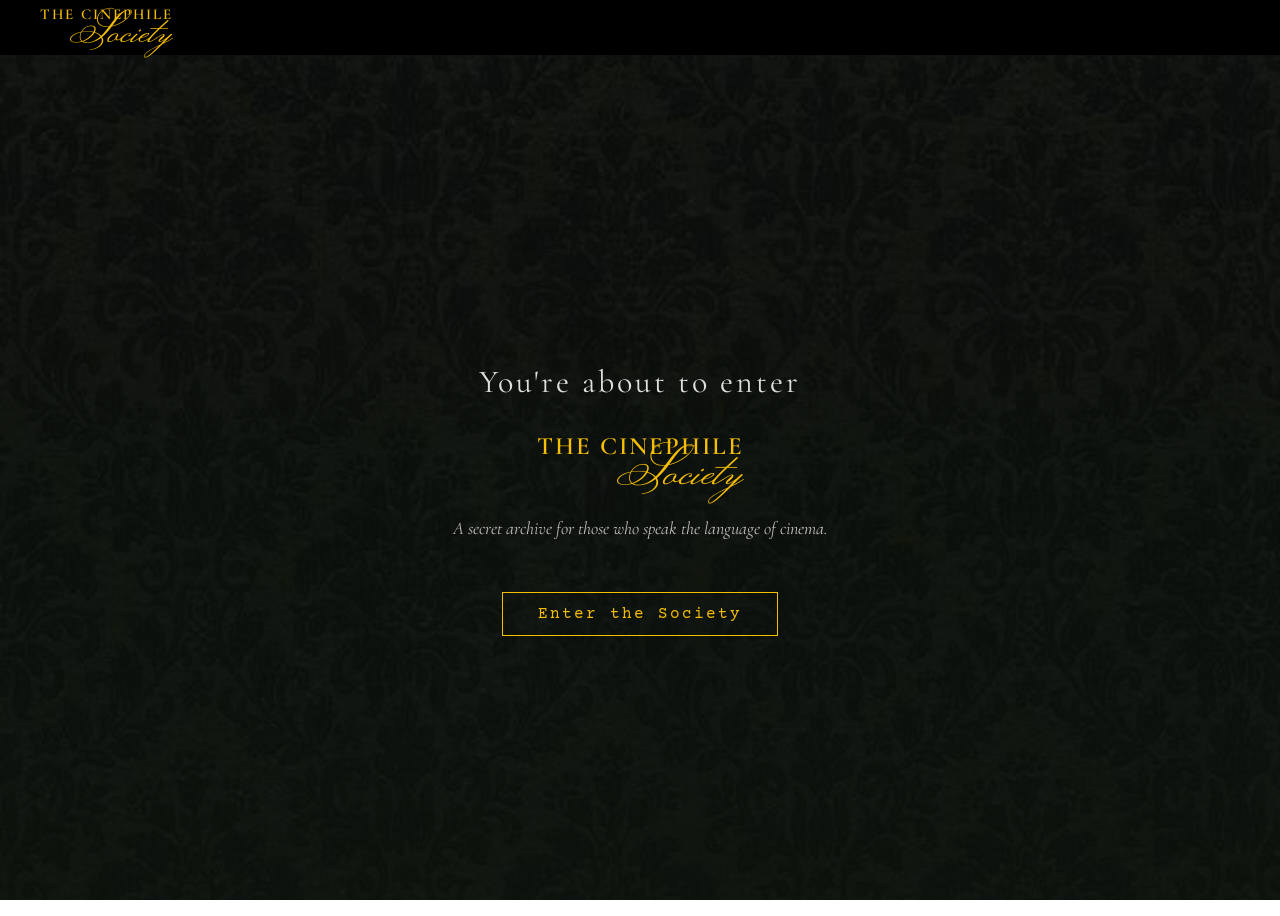
<file: index.html>
<!DOCTYPE html>
<html>
<head>

<title>The Cinephile Society | Cult Cinema Collection</title>
<meta name="description" content="The Cinephile Society is a secret archive dedicated to cult cinema, iconic films, legendary directors and unforgettable actors.">

<meta name="google-site-verification" content="bB56F4WSKm8s2d4hXGzY4vn-auLpwvWGlmH7-C-ac20" />

<link rel="stylesheet" href="movies.css">

<link href="https://fonts.googleapis.com/css2?family=Cormorant+Garamond:wght@400;600&family=Courier+Prime&family=Monsieur+La+Doulaise&display=swap" rel="stylesheet">

</head>

<body>


<nav class="navbar">

<div class="logo">

<span class="linha1">THE CINEPHILE</span>
<span class="linha2">Society</span>

</div>


</nav>


<section class="entrance">

<h2 class="seo-title">
The Cinephile Society
</h2>

<h1>You're about to enter</h1>

<h2>
    <span class="normal-title">THE CINEPHILE</span>
    <span class="script-title">Society</span>
</h2>

<p>
A secret archive for those who speak the language of cinema.
</p>

<a href="MustWatch.html" class="enter-button">
Enter the Society
</a>

</section>


</body>
</html>
</file>
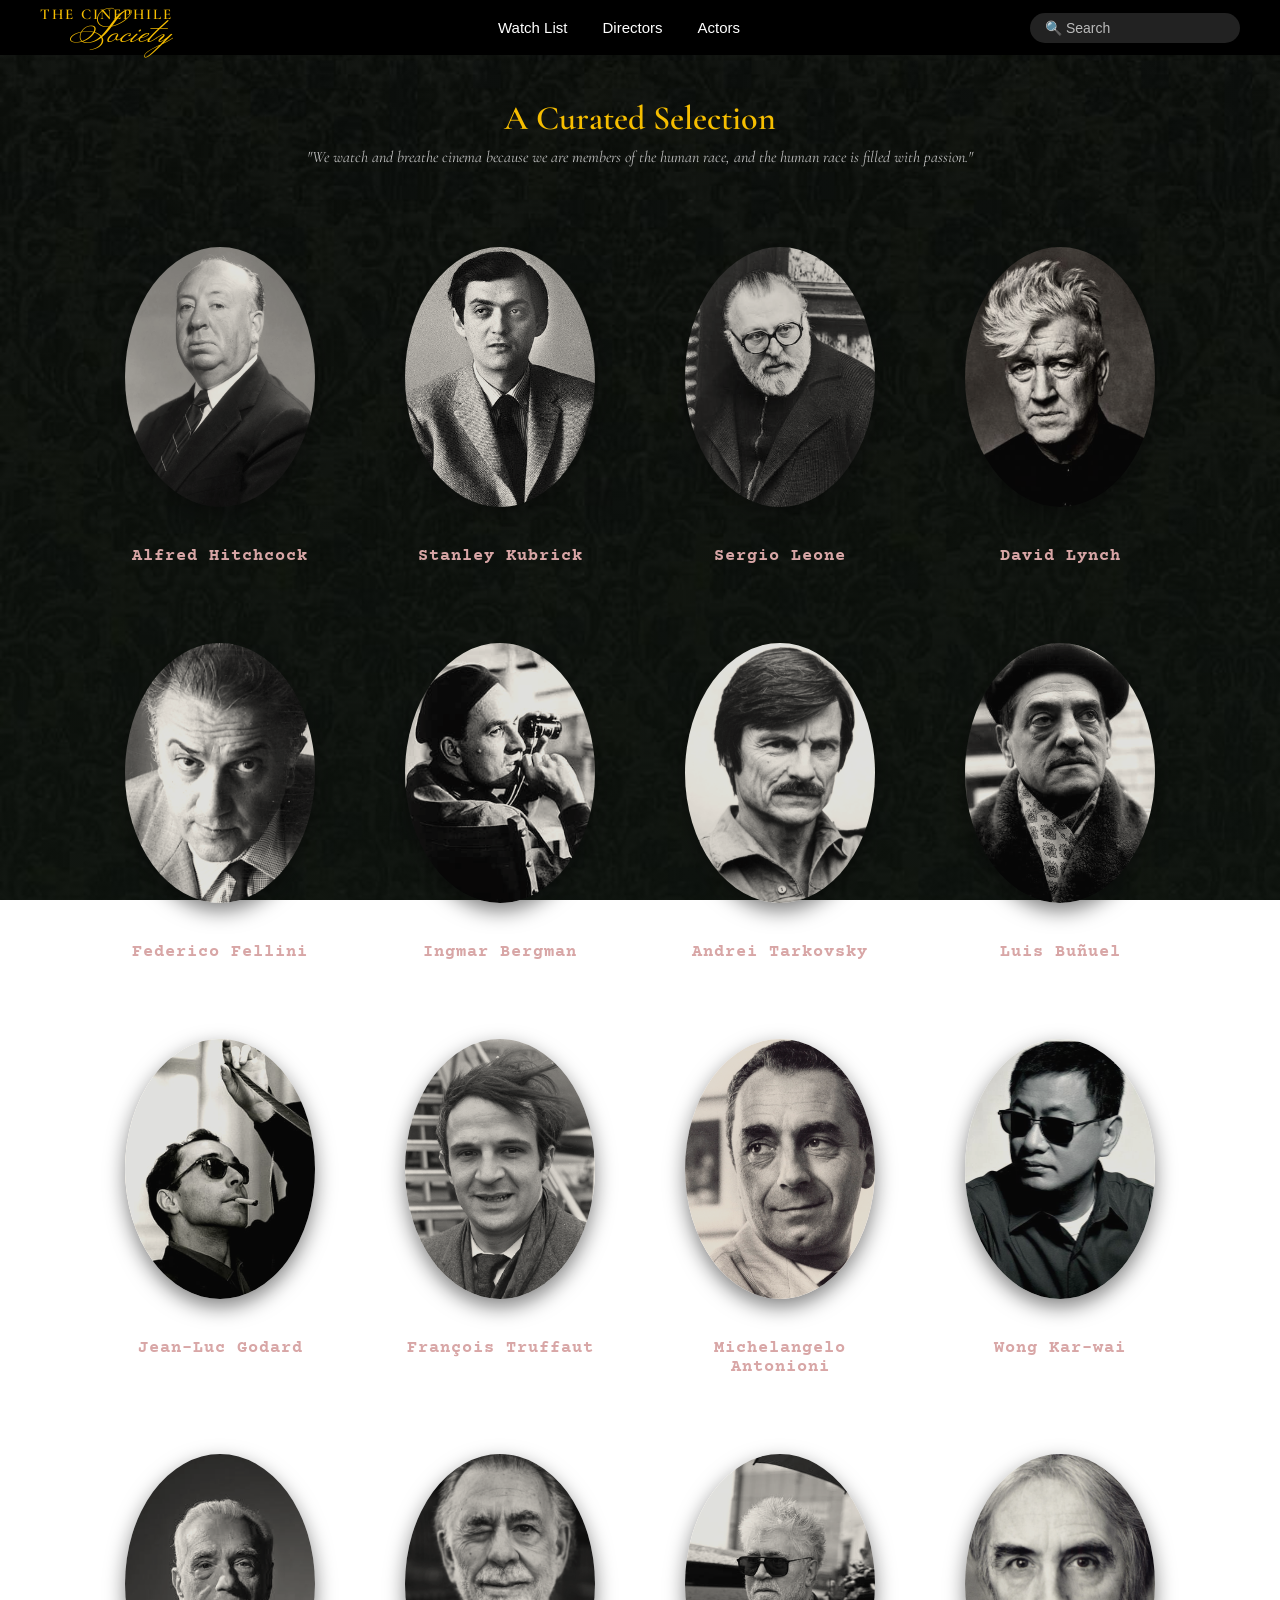
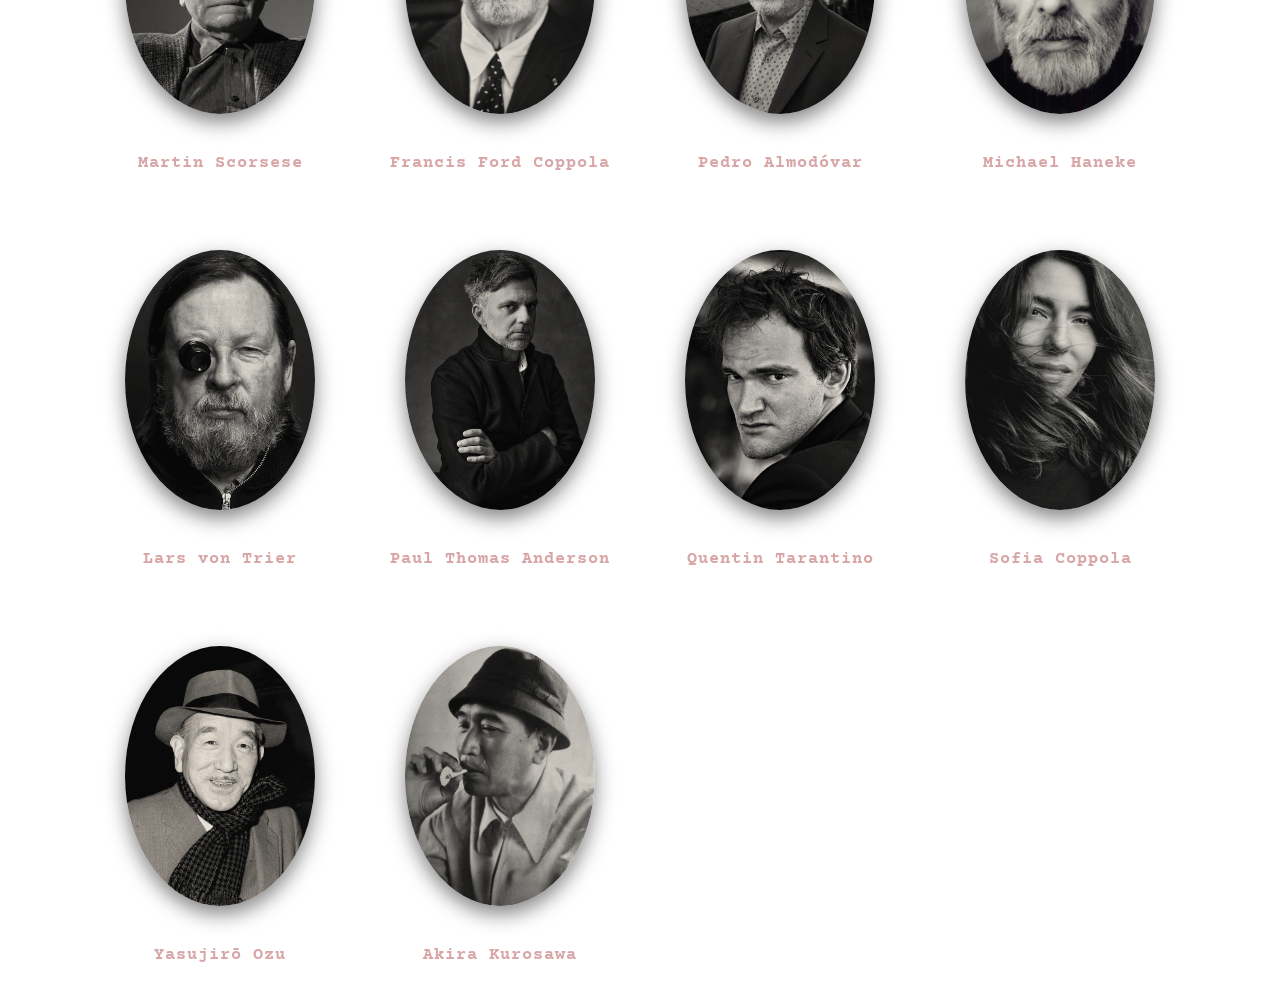
<file: directors.html>
<!DOCTYPE html>
<html>

<head>

<link rel="stylesheet" href="movies.css">

<link rel="preconnect" href="https://fonts.googleapis.com">

<link rel="preconnect" href="https://fonts.gstatic.com" crossorigin>

<link href="https://fonts.googleapis.com/css2?family=Cormorant+Garamond:wght@500;600&family=Monsieur+La+Doulaise&family=Courier+Prime&display=swap" rel="stylesheet">

</head>


<body>


<nav class="navbar">

<div class="logo">

<span class="linha1">THE CINEPHILE</span>
<span class="linha2">Society</span>

</div>


<ul>

<li><a href="MustWatch.html">Watch List</a></li>



<li><a href="directors.html">Directors</a></li>

<li><a href="actors.html">Actors</a></li>

</ul>


<div class="pesquisa-navbar">

<input 
type="text"
id="searchInput"
placeholder="🔍 Search">

</div>


</nav>



<section class="hero">

<h2>A Curated Selection</h2>

<p>
"We watch and breathe cinema because we are members of the human race, and the human race is filled with passion."
</p>

</section>



<section class="directors">


<a href="#" 
class="director-card"
data-name="Alfred Hitchcock"
data-born="1899"
data-country="United Kingdom"
data-style="Master of suspense, psychological tension, and visual storytelling."
data-bio="Alfred Hitchcock is widely regarded as one of the most influential filmmakers in cinema history. Known as the 'Master of Suspense', he revolutionized the thriller genre through innovative camera techniques, complex characters, and explorations of fear, obsession, and human psychology. His films transformed popular cinema and continue to influence directors around the world."
>

<div class="director-frame">

<img class="director-photo" src="hitchcock.jpeg" alt="Alfred Hitchcock">

</div>

<h3>Alfred Hitchcock</h3>

</a>



<a href="#" class="director-card"
data-name="Stanley Kubrick"
data-born="1928"
data-country="United States"
data-style="Precision, philosophical depth, visual perfectionism, and genre reinvention."
data-bio="Stanley Kubrick was one of cinema's greatest visionaries, known for his meticulous compositions and fearless exploration of humanity's darkest themes. Across genres including science fiction, horror, war, and historical drama, Kubrick created films renowned for their technical mastery, ambiguity, and intellectual depth.">

<div class="director-frame">
<img class="director-photo" src="kubrick.jpeg" alt="Stanley Kubrick">
</div>

<h3>Stanley Kubrick</h3>

</a>



<a href="#" class="director-card"
data-name="Sergio Leone"
data-born="1929"
data-country="Italy"
data-style="Operatic storytelling, extreme close-ups, moral ambiguity, and the reinvention of the Western."
data-bio="Sergio Leone revolutionized the Western genre by creating a new cinematic language built on tension, silence, unforgettable characters, and grand visual compositions. His Spaghetti Westerns transformed the traditional image of the American frontier and influenced generations of filmmakers through their distinctive style and epic scale.">

<div class="director-frame">
<img class="director-photo" src="leone.jpeg" alt="Sergio Leone">
</div>

<h3>Sergio Leone</h3>

</a>



<a href="#" class="director-card"data-name="David Lynch"
data-born="1946"
data-country="United States"
data-style="Surrealism, dreamlike imagery, psychological mystery, and the exploration of hidden realities."
data-bio="David Lynch is one of the most distinctive voices in modern cinema. His films combine surreal imagery, unsettling atmospheres, and complex psychological narratives to explore identity, dreams, desire, and the darkness beneath ordinary life. His unique artistic vision created a genre often described as 'Lynchian'.">

<div class="director-frame">
<img class="director-photo" src="lynch.jpeg" alt="David Lynch">
</div>

<h3>David Lynch</h3>

</a>



<a href="#" class="director-card"
data-name="Federico Fellini"
data-born="1920"
data-country="Italy"
data-style="Imagination, memory, fantasy, human observation, and autobiographical storytelling."
data-bio="Federico Fellini was one of the defining filmmakers of Italian cinema and a master of blending reality with fantasy. His films explored memory, dreams, fame, and human nature through extravagant imagery and deeply personal storytelling. His unique style helped shape the language of world cinema.">

<div class="director-frame">
<img class="director-photo" src="fellini.jpeg" alt="Federico Fellini">
</div>

<h3>Federico Fellini</h3>

</a>



<a href="#" class="director-card"
data-name="Ingmar Bergman"
data-born="1918"
data-country="Sweden"
data-style="Existential themes, psychological depth, spirituality, identity, and human relationships."
data-bio="Ingmar Bergman is regarded as one of the greatest filmmakers in the history of cinema. Through deeply personal and philosophical works, he explored themes of mortality, faith, loneliness, love, and the complexity of human identity. His intense psychological portraits and innovative visual language influenced generations of filmmakers worldwide.">

<div class="director-frame">
<img class="director-photo" src="bergman.jpeg" alt="Ingmar Bergman">
</div>

<h3>Ingmar Bergman</h3>

</a>



<a href="#" class="director-card"
data-name="Andrei Tarkovsky"
data-born="1932"
data-country="Soviet Union"
data-style="Poetic cinema, spirituality, memory, time, and philosophical exploration."
data-bio="Andrei Tarkovsky created some of the most profound and visually poetic films in cinema history. Known for his slow, meditative style and extraordinary use of imagery, he explored memory, faith, nature, and the human condition. His approach to filmmaking transformed cinema into a deeply philosophical and spiritual experience.">

<div class="director-frame">
<img class="director-photo" src="tarkovsky.jpeg" alt="Andrei Tarkovsky">
</div>

<h3>Andrei Tarkovsky</h3>

</a>



<a href="#" class="director-card"
data-name="Luis Buñuel"
data-born="1900"
data-country="Spain / Mexico"
data-style="Surrealism, social criticism, dark humor, and the rejection of traditional conventions."
data-bio="Luis Buñuel was one of the founders of cinematic surrealism and one of the most influential filmmakers of the twentieth century. His films challenged social norms, religion, and bourgeois values through dreamlike imagery, irony, and provocative storytelling. His rebellious artistic vision permanently changed the possibilities of cinema.">

<div class="director-frame">
<img class="director-photo" src="bunuel.jpeg" alt="Luis Buñuel">
</div>

<h3>Luis Buñuel</h3>

</a>



<a href="#" class="director-card"
data-name="Jean-Luc Godard"
data-born="1930"
data-country="France"
data-style="Experimental editing, political cinema, self-reflexive storytelling, and breaking traditional film rules."
data-bio="Jean-Luc Godard was one of the central figures of the French New Wave, a movement that revolutionized filmmaking in the 1960s. Through unconventional editing, fragmented narratives, and constant experimentation, he challenged traditional cinematic language and expanded the boundaries of what films could be.">

<div class="director-frame">
<img class="director-photo" src="godard.jpeg" alt="Jean-Luc Godard">
</div>

<h3>Jean-Luc Godard</h3>

</a>



<a href="#" class="director-card"
data-name="François Truffaut"
data-born="1932"
data-country="France"
data-style="Humanist storytelling, emotional realism, personal cinema, and love for filmmaking."
data-bio="François Truffaut was a key figure of the French New Wave and one of cinema's great humanists. His films often explored childhood, love, relationships, and personal freedom with warmth and emotional honesty. A passionate admirer of cinema itself, Truffaut helped redefine the relationship between directors and their own artistic voices.">

<div class="director-frame">
<img class="director-photo" src="truffaut.jpeg" alt="François Truffaut">
</div>

<h3>François Truffaut</h3>

</a>



<a href="#" class="director-card"
data-name="Michelangelo Antonioni"
data-born="1912"
data-country="Italy"
data-style="Alienation, modern life, psychological realism, silence, and visual composition."
data-bio="Michelangelo Antonioni was one of the most important figures of Italian cinema. Known for his exploration of loneliness, communication, and emotional emptiness in modern society, he created films where atmosphere, architecture, and visual composition became as important as dialogue. His innovative approach transformed the language of cinematic storytelling.">

<div class="director-frame">
<img class="director-photo" src="antonioni.jpeg" alt="Michelangelo Antonioni">
</div>

<h3>Michelangelo Antonioni</h3>

</a>



<a href="#" class="director-card"
data-name="Wong Kar-wai"
data-born="1958"
data-country="Hong Kong"
data-style="Romantic melancholy, fragmented narratives, memory, desire, and expressive cinematography."
data-bio="Wong Kar-wai is one of the most celebrated filmmakers of contemporary cinema. His films are recognized for their dreamlike visuals, poetic storytelling, and emotional exploration of love, longing, and missed connections. Through his distinctive use of color, music, and movement, he created a unique cinematic language focused on memory and human intimacy.">

<div class="director-frame">
<img class="director-photo" src="wong.jpeg" alt="Wong Kar-wai">
</div>

<h3>Wong Kar-wai</h3>

</a>



<a href="#" class="director-card"
data-name="Martin Scorsese"
data-born="1942"
data-country="United States"
data-style="Crime dramas, psychological intensity, moral conflict, identity, and American culture."
data-bio="Martin Scorsese is one of the most influential American directors of all time. Through films exploring violence, guilt, ambition, and redemption, he has created some of cinema's most memorable characters and stories. His passionate approach to filmmaking and his dedication to preserving film history have made him a central figure in modern cinema.">

<div class="director-frame">
<img class="director-photo" src="scorsese.jpeg" alt="Martin Scorsese">
</div>

<h3>Martin Scorsese</h3>

</a>



<a href="#" class="director-card"
data-name="Francis Ford Coppola"
data-born="1939"
data-country="United States"
data-style="Epic storytelling, family conflict, power, ambition, and human tragedy."
data-bio="Francis Ford Coppola is one of the defining filmmakers of the New Hollywood era. Best known for his ambitious and influential films about power, family, and morality, he pushed the boundaries of American cinema during the 1970s. His work remains celebrated for its emotional depth, complex characters, and cinematic scale.">

<div class="director-frame">
<img class="director-photo" src="coppola.jpeg" alt="Francis Ford Coppola">
</div>

<h3>Francis Ford Coppola</h3>

</a>



<a href="#" class="director-card"
data-name="Pedro Almodóvar"
data-born="1949"
data-country="Spain"
data-style="Melodrama, identity, sexuality, vibrant visual style, and complex female characters."
data-bio="Pedro Almodóvar is one of Spain's most internationally acclaimed filmmakers. His cinema combines bold colors, dark humor, emotional intensity, and unconventional characters to explore identity, desire, family, and social change. His unique voice has made him one of the most distinctive directors in contemporary world cinema.">

<div class="director-frame">
<img class="director-photo" src="almodovar.jpeg" alt="Pedro Almodóvar">
</div>

<h3>Pedro Almodóvar</h3>

</a>



<a href="#" class="director-card"
data-name="Michael Haneke"
data-born="1942"
data-country="Austria"
data-style="Psychological realism, social criticism, violence, human behavior, and emotional discomfort."
data-bio="Michael Haneke is one of the most uncompromising filmmakers in contemporary cinema. His films often examine violence, alienation, media, and the darker aspects of human nature through a restrained and unsettling style. Known for challenging audiences rather than comforting them, Haneke creates deeply intellectual works about society and morality.">

<div class="director-frame">
<img class="director-photo" src="haneke.jpeg" alt="Michael Haneke">
</div>

<h3>Michael Haneke</h3>

</a>



<a href="#" class="director-card"
data-name="Lars von Trier"
data-born="1956"
data-country="Denmark"
data-style="Provocation, psychological intensity, experimental filmmaking, suffering, and human vulnerability."
data-bio="Lars von Trier is one of the most controversial and influential filmmakers of modern European cinema. A co-founder of the Dogme 95 movement, he constantly experimented with cinematic form while exploring extreme emotions, human suffering, fear, and morality. His provocative style has made him one of cinema's most distinctive and debated voices.">

<div class="director-frame">
<img class="director-photo" src="vontrier.jpeg" alt="Lars von Trier">
</div>

<h3>Lars von Trier</h3>

</a>



<a href="#" class="director-card"
data-name="Paul Thomas Anderson"
data-born="1970"
data-country="United States"
data-style="Complex characters, ambitious narratives, obsession, power, and human relationships."
data-bio="Paul Thomas Anderson is considered one of the leading filmmakers of contemporary American cinema. Known for his intricate storytelling, unforgettable characters, and exploration of ambition, loneliness, and human connection, his films combine emotional depth with remarkable visual craftsmanship. His work continues the tradition of auteur-driven American filmmaking.">

<div class="director-frame">
<img class="director-photo" src="pta.jpeg" alt="Paul Thomas Anderson">
</div>

<h3>Paul Thomas Anderson</h3>

</a>

<a href="#" class="director-card"
data-name="Quentin Tarantino"
data-born="1963"
data-country="United States"
data-style="Nonlinear storytelling, sharp dialogue, genre revival, pop culture, and cinematic references."
data-bio="Quentin Tarantino is one of the most influential filmmakers of contemporary cinema. Known for his distinctive dialogue, nonlinear narratives, and deep knowledge of film history, he revitalized genres such as crime films and westerns through his unique style. His work blends violence, humor, and countless cinematic references, creating some of the most recognizable films of modern cinema.">
<div class="director-frame">
<img class="director-photo" src="tarantino.jpeg" alt="Quentin Tarantino">
</div>

<h3>Quentin Tarantino</h3>

<a href="#" class="director-card"
data-name="Sofia Coppola"
data-born="1971"
data-country="United States"
data-style="Atmosphere, loneliness, femininity, identity, privilege, and quiet emotional storytelling."
data-bio="Sofia Coppola has developed one of the most distinctive voices in contemporary cinema. Her films often explore isolation, identity, and emotional disconnection through subtle performances, carefully composed imagery, and dreamlike atmospheres. With a deeply personal approach to storytelling, she has created a unique perspective on modern womanhood and human relationships.">

<div class="director-frame">
<img class="director-photo" src="sofia.jpeg" alt="Sofia Coppola">
</div>

<h3>Sofia Coppola</h3>

</a>

<a href="#" class="director-card"
data-name="Yasujirō Ozu"
data-born="1903"
data-country="Japan"
data-style="Minimalism, family relationships, everyday life, stillness, and emotional subtlety."
data-bio="Yasujirō Ozu is regarded as one of the most important and influential directors in the history of cinema. Through simple stories about family, change, and everyday existence, he revealed profound emotional truths. His minimalist style, careful compositions, and quiet observation of human life created a unique cinematic language admired around the world.">

<div class="director-frame">
<img class="director-photo" src="ozu.jpeg" alt="Yasujirō Ozu">
</div>

<h3>Yasujirō Ozu</h3>

</a>

<a href="#" class="director-card"
data-name="Akira Kurosawa"
data-born="1910"
data-country="Japan"
data-style="Epic storytelling, humanism, movement, visual composition, and moral complexity."
data-bio="Akira Kurosawa is widely considered one of the greatest filmmakers in cinema history. His powerful storytelling, dynamic compositions, and exploration of honor, morality, and human nature influenced filmmakers across the world. His innovative techniques and masterpieces transformed both Japanese cinema and global filmmaking.">

<div class="director-frame">
<img class="director-photo" src="akira.jpeg" alt="Akira Kurosawa">
</div>

<h3>Akira Kurosawa</h3>

</a>

</section>

<div id="director-modal" class="modal">
<div class="director-modal-content">
<span id="close-director">&times;</span>
<img id="director-modal-img">
<h2 id="director-modal-name"></h2>
<p id="director-modal-bio"></p>
<ul id="director-modal-info"></ul>
</div>

</div>

<script src="script.js"></script>
</body>
</html
</file>
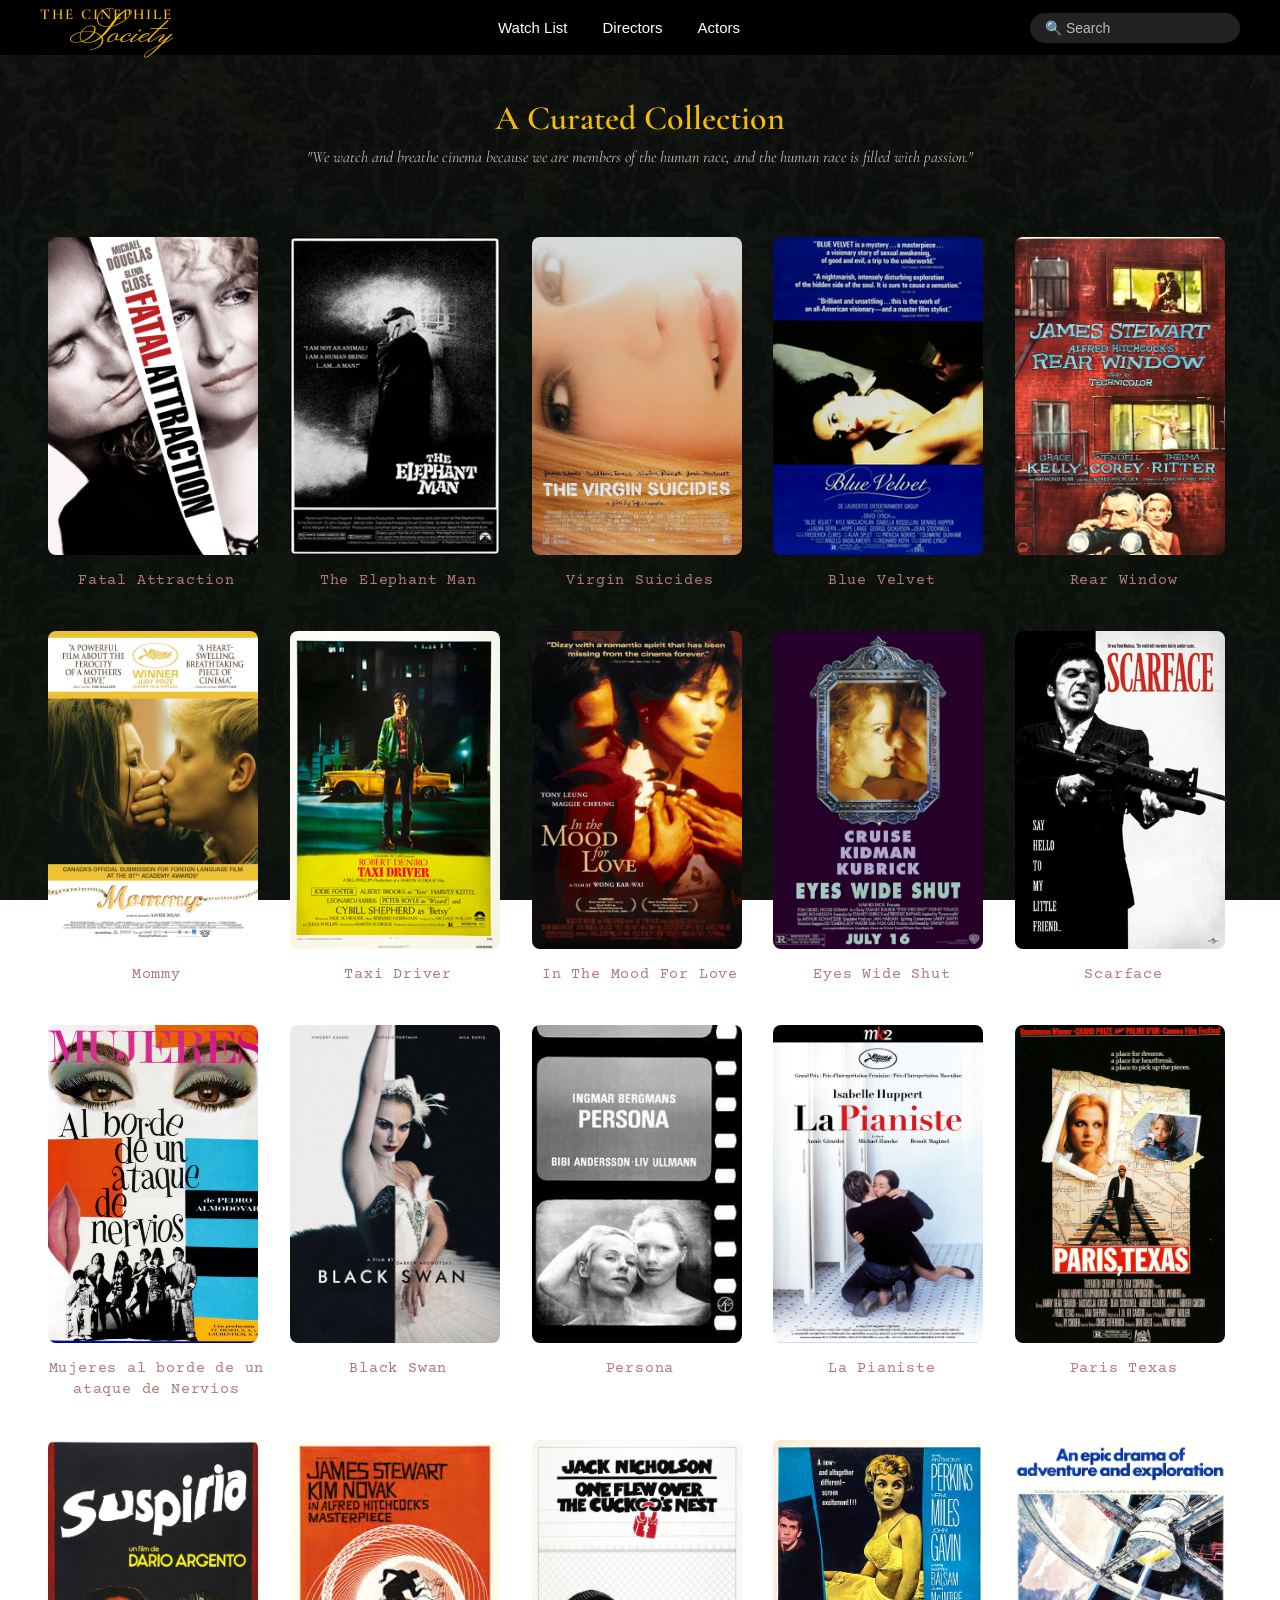
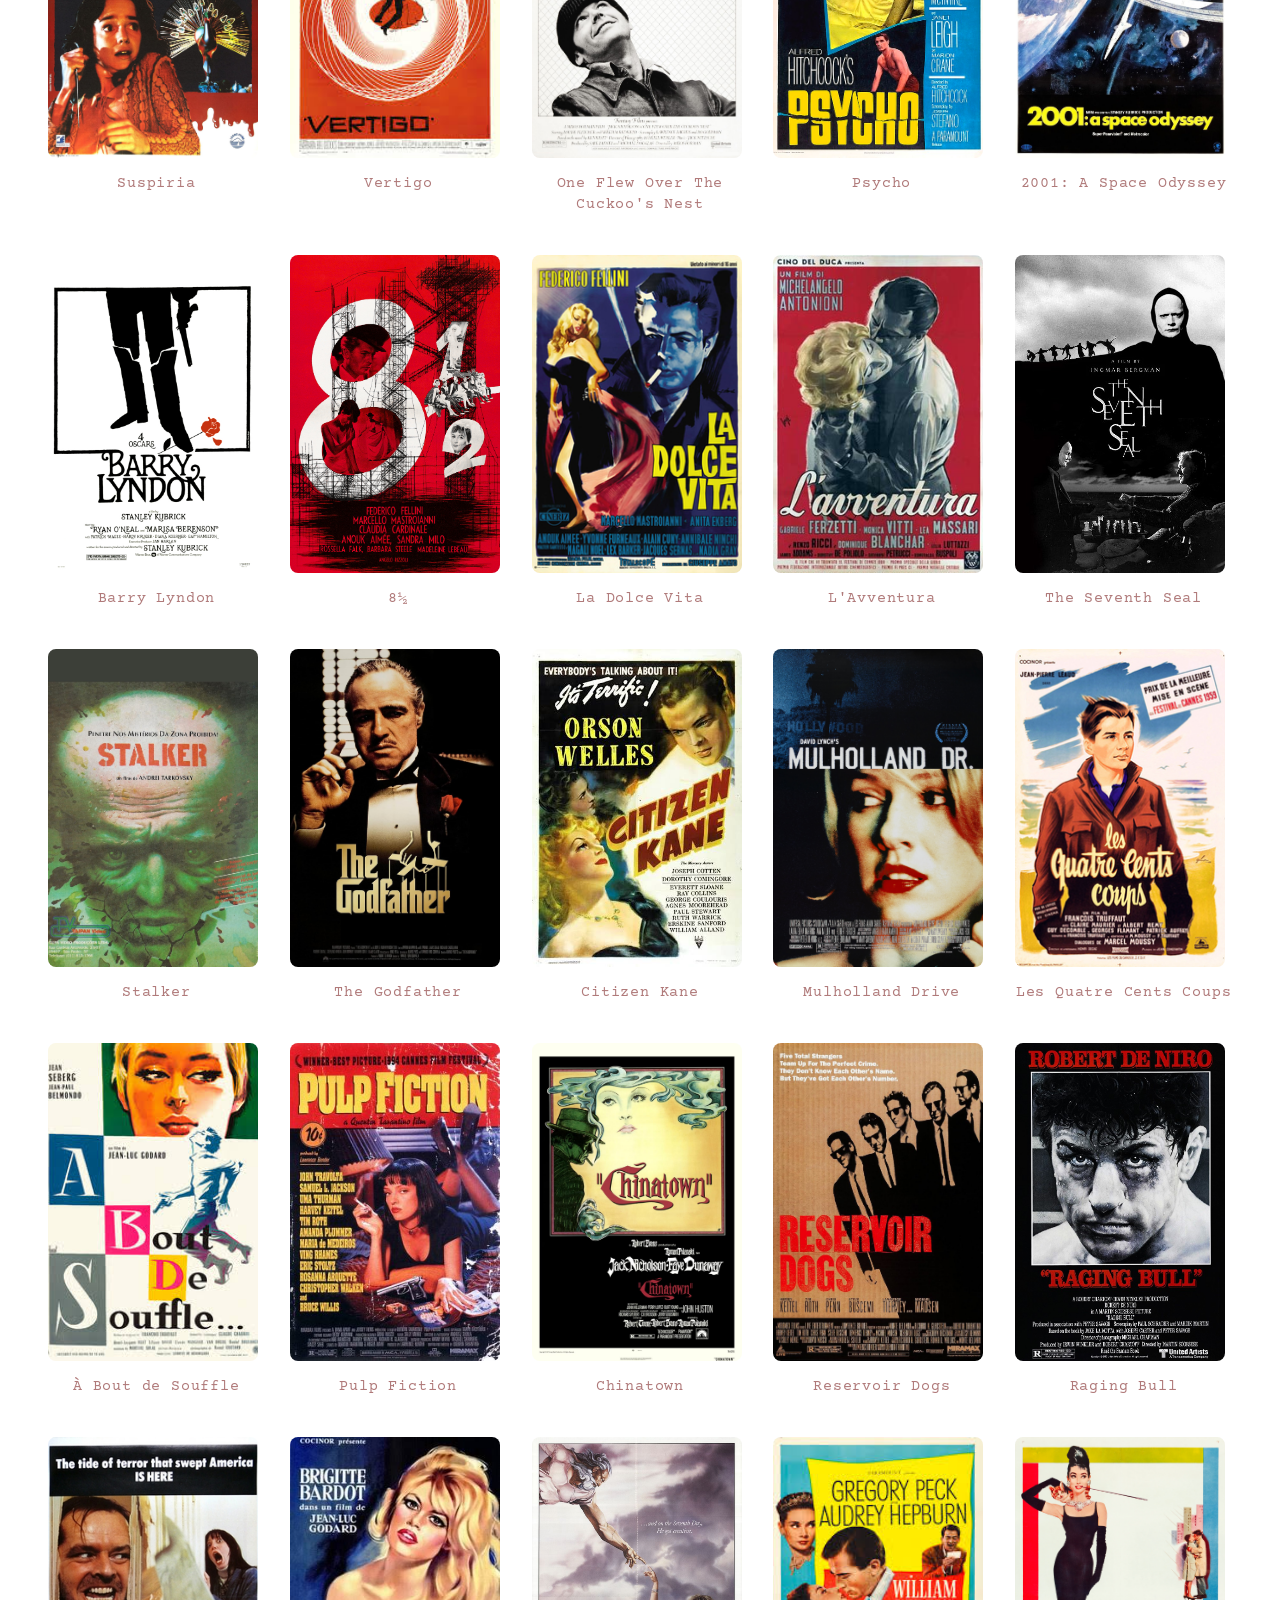
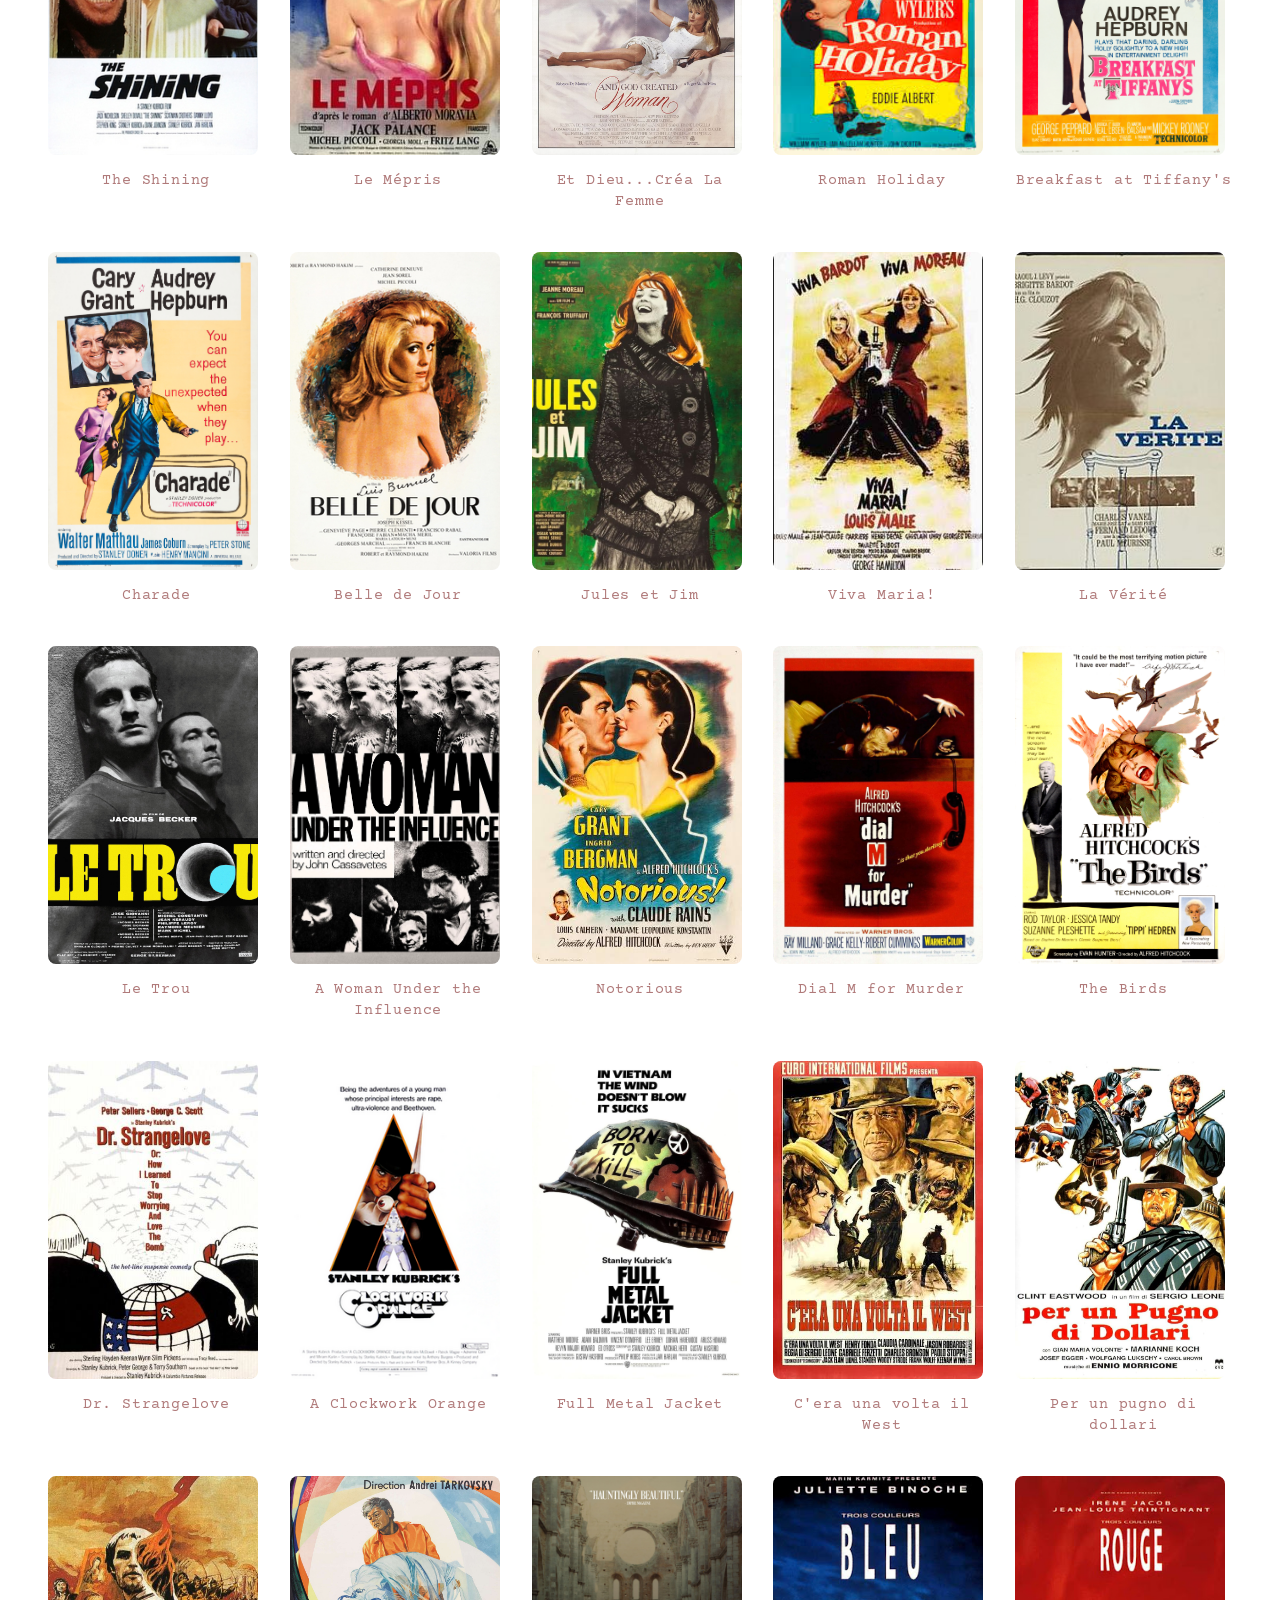
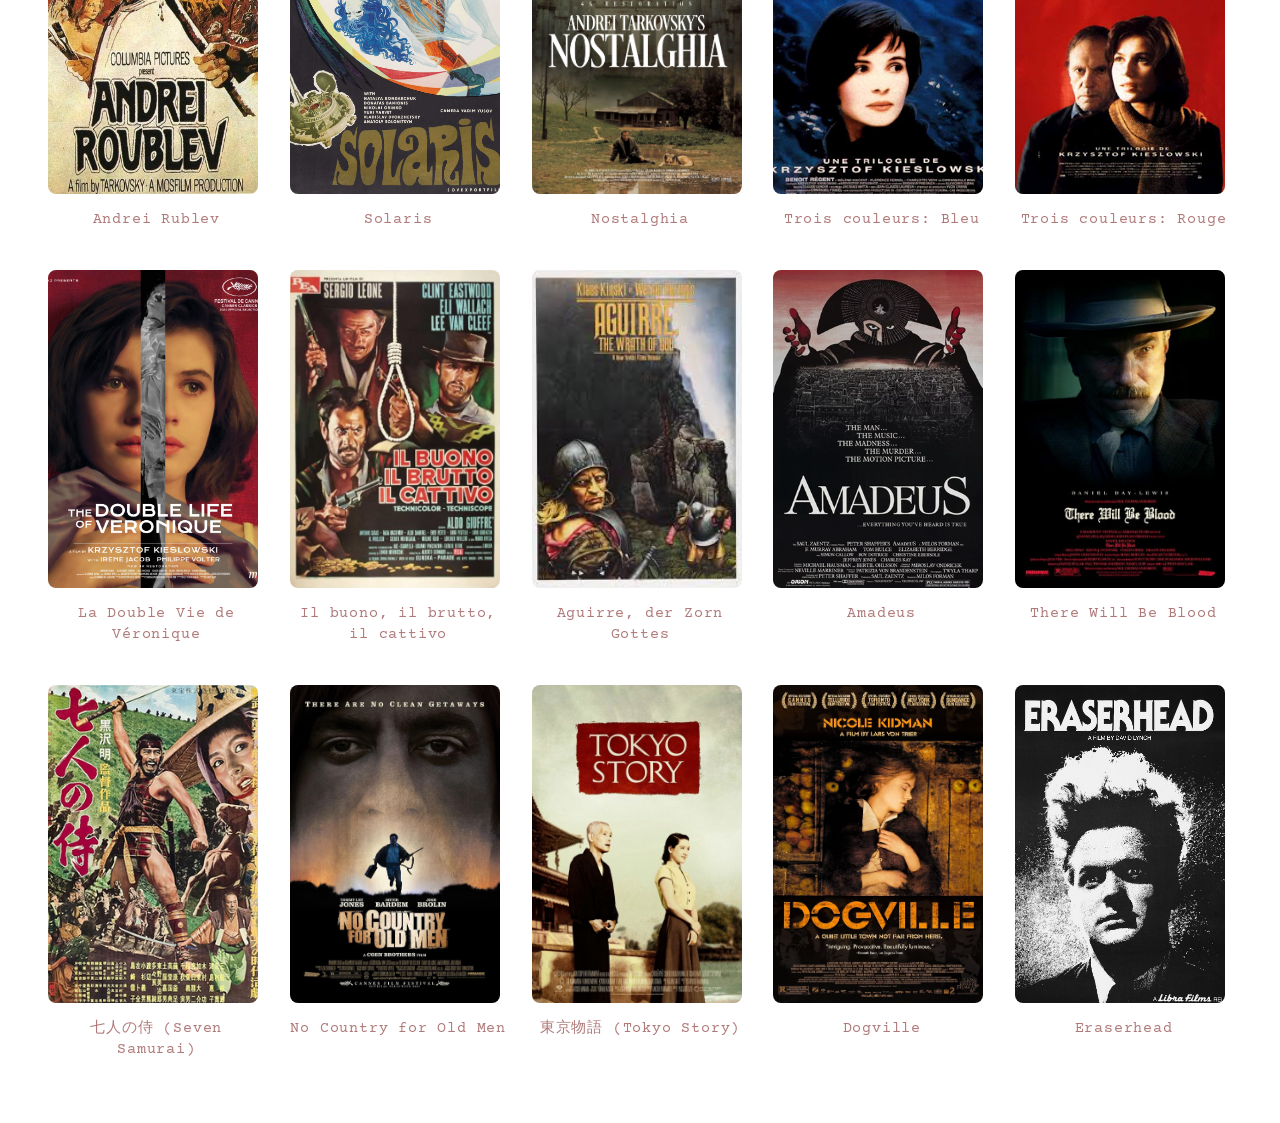
<file: MustWatch.html>
<!DOCTYPE html>
<html>
<head> 
<link rel="stylesheet" href="movies.css">
<link rel="preconnect" href="https://fonts.googleapis.com">

<link rel="preconnect" href="https://fonts.gstatic.com" crossorigin>

<link href="https://fonts.googleapis.com/css2?family=Cormorant+Garamond:wght@500;600&family=Monsieur+La+Doulaise&display=swap" rel="stylesheet">

<link href="https://fonts.googleapis.com/css2?family=Courier+Prime:wght@400;700&display=swap" rel="stylesheet">

</head>
<body>

</div>
<div class="hero">
    <h2>A Curated Collection</h2>
   

    <p>
        "We watch and breathe cinema because we are members of the human race, and the human race is filled with passion."
    </p>

</div>
<nav class="navbar">

<div class="logo">

    <span class="linha1">THE CINEPHILE</span>
    <span class="linha2">Society</span>

</div>

    <ul>

        <li><a href="MustWatch.html">Watch List</a></li>

      

        <li><a href="directors.html">Directors</a></li>

        <li><a href="actors.html">Actors</a></li>

    </ul>

    <div class="pesquisa-navbar">
        <input
            type="text"
            id="searchInput"
            placeholder="🔍 Search">
    </div>

</nav>


</header>

<section class="movies">

    <a href="#" class="movie-card" data-title= "Fatal Attraction" data-year="1987"
   data-director="Adrian Lyne"
   data-duration="119 min"
   data-summary="Dan Gallagher, a married lawyer, embarks on a brief extramarital affair with Alex Forrest, believing it to be nothing more than a weekend romance. However, Alex becomes dangerously obsessed with him and refuses to accept the end of their relationship. What begins as a casual affair soon evolves into a gripping psychological thriller exploring the consequences of infidelity, obsession, and desire.">
        <img src="morte.jpeg" alt="Inception">
        <h3>Fatal Attraction</h3>
    </a>

    <a href="#" class="movie-card" data-title= "The Elephant Man" data-year="1980"
   data-director="David Lynch"
   data-duration="124 min"
   data-summary="Based on the true story of Joseph Merrick, a severely disfigured man living in Victorian England, the film follows his encounter with surgeon Frederick Treves. Initially exhibited as a sideshow attraction, Merrick reveals remarkable intelligence, sensitivity, and dignity, challenging the prejudices of the society around him. A deeply moving reflection on humanity, compassion, and acceptance.">
        <img src="elefante.jpeg" alt="Interstellar">
        <h3>The Elephant Man</h3>
    </a>

    <a href="#" class="movie-card" data-title= " The Virgin Suicides" data-year="1999"
   data-director="Sofia Coppola"
   data-duration="97 min"
   data-summary="Narrated through the memories of a group of neighborhood boys, the film follows the mysterious lives of the five Lisbon sisters, teenagers raised under the strict control of their deeply conservative parents. As their isolation intensifies, so does the fascination and misunderstanding of those watching from afar. A haunting portrait of adolescence, longing, and the loss of innocence.">
        <img src="virgens.jpeg" alt="Fight Club">
        <h3>Virgin Suicides</h3>
    </a>
   
    <a href="#" class="movie-card" data-title= "Blue Velvet"data-year="1986"
   data-director="David Lynch"
   data-duration="120 min"
   data-summary="After discovering a severed human ear in a field, young Jeffrey Beaumont begins an investigation that uncovers the dark underbelly of his seemingly peaceful hometown. Drawn into the lives of a nightclub singer and a violently unstable criminal, Jeffrey enters a disturbing world of desire, violence, and corruption. David Lynch's masterpiece explores the unsettling contrast between appearance and reality.">
        <img src="blue.png" alt="Fight Club">
        <h3>Blue Velvet</h3>
    </a>

    <a href="#" class="movie-card" data-title= "Rear Window" data-year="1954"
   data-director="Alfred Hitchcock"
   data-duration="112 min"
   data-summary="L. B. 'Jeff' Jefferies, a professional photographer confined to his apartment with a broken leg, spends his days observing his neighbors through his window. What begins as harmless curiosity soon turns into obsession when he suspects one of them has murdered his wife. With the help of his girlfriend Lisa and his nurse Stella, Jeff attempts to uncover the truth before the danger reaches his own window.">
        <img src="window.jpeg" alt="Fight Club">
        <h3>Rear Window</h3>
    </a>

   <a href="#" class="movie-card" data-title= "Mommy"  data-year="2014"
   data-director="Xavier Dolan"
   data-duration="139 min"
   data-summary="In an alternate reality where parents are legally allowed to surrender troubled children to state institutions, Diane struggles to raise her impulsive and emotionally unstable teenage son, Steve. The arrival of a shy and lonely neighbor transforms their lives, offering unexpected hope and companionship. Xavier Dolan's powerful drama is a moving exploration of unconditional love, family, and the search for freedom.">
        <img src="mommy.jpeg" alt="Fight Club">
        <h3>Mommy</h3>
    </a>

    <a href="#" class="movie-card" data-title= "Taxi Driver"  data-year="1976"
   data-director="Martin Scorsese"
   data-duration="114 min"
   data-summary="Travis Bickle, a lonely Vietnam War veteran, works as a taxi driver on the streets of New York City. As he navigates a world consumed by crime, prostitution, and violence, his growing isolation and deteriorating mental state push him toward paranoia and vigilantism. Martin Scorsese's iconic psychological drama explores alienation, obsession, and the fragile boundary between justice and madness.">
        <img src="driver.jpeg" alt="Fight Club" >
        <h3>Taxi Driver</h3>
    </a>

   <a href="#" class="movie-card" data-title= "In The Mood For Love"  data-year="2000"
   data-director="Wong Kar-wai"
   data-duration="98 min"
   data-summary="In 1960s Hong Kong, two neighbors discover that their spouses are having an affair. Brought together by shared heartbreak, they form a delicate and deeply emotional bond while trying to understand what happened without repeating the same mistakes. With breathtaking cinematography and a melancholic atmosphere, Wong Kar-wai's masterpiece is a timeless meditation on longing, loneliness, and missed opportunities.">
        <img src="love.jpeg" alt="Fight Club">
        <h3>In The Mood For Love</h3>
    </a>

   <a href="#" class="movie-card" data-title= "Eyes Wide Shut" data-year="1999"
   data-director="Stanley Kubrick"
   data-duration="159 min"
   data-summary="After an intimate conversation with his wife about desire and fantasy, Dr. Bill Harford embarks on a mysterious journey through the streets of New York. What begins as a search for answers gradually becomes a surreal exploration of jealousy, temptation, secrecy, and power. Stanley Kubrick's final film is a haunting reflection on marriage, identity, and the hidden depths of human desire.">
        <img src="eyes.jpeg" alt="Fight Club">
        <h3>Eyes Wide Shut</h3>
    </a>

   <a href="#" class="movie-card" data-title= "Scarface" data-year="1983"
   data-director="Brian De Palma"
   data-duration="170 min"
   data-summary="Cuban refugee Tony Montana arrives in the United States determined to achieve wealth and power at any cost. Rising through Miami's drug trade, he builds a vast criminal empire, but his relentless ambition, paranoia, and violent nature ultimately lead him toward self-destruction. Brian De Palma's cult classic remains one of the most influential crime films in popular culture.">
        <img src="scar.jpeg" alt="Fight Club">
        <h3>Scarface</h3>
    </a>

    <a href="#" class="movie-card" data-title= "Mujeres al borde de un ataque de Nervios"  data-year="1988"
   data-director="Pedro Almodóvar"
   data-duration="88 min"
   data-summary="Pepa, a voice actress, is unexpectedly abandoned by her lover and desperately tries to find him to deliver life-changing news. Along the way, she becomes entangled in a series of increasingly absurd encounters with eccentric characters, turning her apartment into a whirlwind of chaos. Pedro Almodóvar's vibrant comedy masterfully blends humor, melodrama, and social satire.">
       <img src="nervios.jpeg" alt="Fight Club">
        <h3>Mujeres al borde de un ataque de Nervios</h3>
    </a>

    <a href="#" class="movie-card" data-title= "Black Swan" data-year="2010"
   data-director="Darren Aronofsky"
   data-duration="108 min"
   data-summary="Nina, a gifted ballerina, earns the lead role in a new production of Swan Lake. As the pressure to embody both the innocent White Swan and the seductive Black Swan intensifies, she undergoes a disturbing psychological transformation. Consumed by perfectionism, rivalry, and hallucinations, Nina gradually loses her grip on reality in Darren Aronofsky's visually stunning psychological thriller.">
       <img src="swan.jpeg" alt="Fight Club">
        <h3>Black Swan</h3>
    </a>

   
    <a href="#" class="movie-card" data-title= "Persona" data-year="1966"
   data-director="Ingmar Bergman"
   data-duration="83 min"
   data-summary="After suddenly losing the ability—or perhaps the desire—to speak, celebrated actress Elisabet Vogler retreats to a secluded seaside cottage under the care of young nurse Alma. As the days pass, Alma gradually reveals the most intimate details of her life while Elisabet remains silent. Their relationship becomes increasingly intense and ambiguous, blurring the boundaries between identity, memory, and personality. Ingmar Bergman's masterpiece remains one of the most influential psychological films ever made.">
        <img src="persona.jpeg" alt="Fight Club">
        <h3>Persona</h3>
    </a>

    
    <a href="#" class="movie-card" data-title= "La Pianiste" data-year="2001"
   data-director="Michael Haneke"
   data-duration="131 min"
   data-summary="Erika Kohut, a respected piano professor at the Vienna Conservatory, lives under the suffocating control of her domineering mother. The arrival of a talented young student awakens long-repressed desires that soon evolve into a disturbing relationship shaped by power, submission, and emotional vulnerability. Based on Elfriede Jelinek's novel, Michael Haneke's film is a fearless exploration of repression, sexuality, and the complexity of human desire.">
        <img src="piano.jpeg" alt="Fight Club">
        <h3>La Pianiste</h3>
    </a>

    
    <a href="#" class="movie-card" data-title= "Paris, Texas" data-year="1984"
   data-director="Wim Wenders"
   data-duration="145 min"
   data-summary="After disappearing for several years, Travis Henderson is found wandering alone through the Texas desert with little memory of his recent past. Slowly, he attempts to rebuild his relationship with his young son while confronting the events that tore his family apart. With unforgettable cinematography and Ry Cooder's iconic score, Wim Wenders' masterpiece is a deeply moving meditation on redemption, loss, and reconciliation.">
     <img src="paris.jpeg" alt="Fight Club">
        <h3>Paris Texas</h3>
    </a>

    
    <a href="#" class="movie-card" data-title="Suspiria" data-year="1977"
   data-director="Dario Argento"
   data-duration="99 min"
   data-summary="Young American ballet student Suzy Bannion arrives at a prestigious dance academy in Germany, only to discover that something sinister lurks beneath its elegant façade. As mysterious disappearances and brutal murders unfold, she uncovers the school's terrifying connection to witchcraft. Renowned for its bold visual style and hypnotic atmosphere, Dario Argento's Suspiria remains one of the defining masterpieces of horror cinema.">
        <img src="suspiria.jpeg" alt="Fight Club">
        <h3>Suspiria</h3>
    </a>

    
    <a href="#" class="movie-card" data-title= "Vertigo" data-year="1958"
   data-director="Alfred Hitchcock"
   data-duration="128 min"
   data-summary="Former detective John 'Scottie' Ferguson suffers from debilitating acrophobia after a traumatic accident. Hired to follow the enigmatic Madeleine Elster, he soon becomes consumed by an investigation that transforms into an all-encompassing obsession. Rich in psychological complexity, Alfred Hitchcock's Vertigo explores identity, illusion, guilt, and desire, and is widely regarded as one of the greatest films ever made.">
        <img src="vertigo.jpeg" alt="Fight Club">
        <h3>Vertigo</h3>
    </a>

    
    <a href="#" class="movie-card" data-title= "One Flew Over The Cuckoo's Nest" data-year="1975"
   data-director="Miloš Forman"
   data-duration="133 min"
   data-summary="Randle P. McMurphy, a rebellious criminal, feigns mental illness to avoid prison and is admitted to a psychiatric hospital. His free-spirited personality soon clashes with the authoritarian Nurse Ratched, sparking a powerful struggle between individual freedom and institutional control. Winner of the Academy Awards' five major categories, Miloš Forman's masterpiece remains one of the defining classics of world cinema.">
        <img src="cucu.jpeg" alt="Fight Club">
        <h3>One Flew Over The Cuckoo's Nest</h3>
    </a>

<a href="#" class="movie-card" data-title="Psycho" data-year="1960"
   data-director="Alfred Hitchcock"
   data-duration="109 min"
   data-summary="Marion Crane, a young secretary fleeing after stealing a large amount of money, seeks refuge at the isolated Bates Motel, run by the mysterious Norman Bates and his controlling mother. What begins as a simple escape soon becomes a terrifying descent into fear, guilt, and madness. Alfred Hitchcock's masterpiece revolutionized the horror genre and remains one of the most influential psychological thrillers in cinema history.">
    <img src="psycho.jpeg" alt="Psycho">
    <h3>Psycho</h3>
</a>


<a href="#" class="movie-card" data-title="2001: A Space Odyssey" data-year="1968"
   data-director="Stanley Kubrick"
   data-duration="149 min"
   data-summary="A mysterious structure discovered on the Moon leads humanity on an extraordinary journey through evolution, artificial intelligence, and the limits of consciousness. With groundbreaking visual effects, a revolutionary approach to storytelling, and a deeply philosophical vision, Stanley Kubrick created one of the most influential science fiction films ever made.">
    <img src="2001.jpeg" alt="2001: A Space Odyssey">
    <h3>2001: A Space Odyssey</h3>
</a>


<a href="#" class="movie-card" data-title="Barry Lyndon" data-year="1975"
   data-director="Stanley Kubrick"
   data-duration="185 min"
   data-summary="The rise and fall of Redmond Barry, an ambitious Irishman who navigates war, aristocracy, and deception in his pursuit of wealth and status. Shot with extraordinary compositions inspired by 18th-century paintings, Stanley Kubrick's historical drama is considered one of the greatest visual achievements in cinema.">
    <img src="barry.jpeg" alt="Barry Lyndon">
    <h3>Barry Lyndon</h3>
</a>


<a href="#" class="movie-card" data-title="8½" data-year="1963"
   data-director="Federico Fellini"
   data-duration="138 min"
   data-summary="A famous filmmaker struggling with a creative crisis becomes trapped between memories, dreams, and fantasies as he searches for inspiration. Federico Fellini transforms artistic uncertainty into a surreal reflection on identity, creativity, and the relationship between cinema and life.">
    <img src="8eMeio.jpeg" alt="8½">
    <h3>8½</h3>
</a>


<a href="#" class="movie-card" data-title="La Dolce Vita" data-year="1960"
   data-director="Federico Fellini"
   data-duration="176 min"
   data-summary="A journalist wanders through the glamorous nightlife of Rome, observing a society marked by fame, luxury, and emotional emptiness. Federico Fellini's iconic masterpiece captures the contradictions of modern life and remains one of the defining works of Italian cinema.">
    <img src="dolcevita.jpeg" alt="La Dolce Vita">
    <h3>La Dolce Vita</h3>
</a>


<a href="#" class="movie-card" data-title="L'Avventura" data-year="1960"
   data-director="Michelangelo Antonioni"
   data-duration="143 min"
   data-summary="During a Mediterranean trip, a woman mysteriously disappears, leaving behind friends who attempt to understand what happened. Michelangelo Antonioni abandons traditional storytelling to explore alienation, silence, emotional emptiness, and the complexity of human relationships.">
    <img src="avventura.jpeg" alt="L'Avventura">
    <h3>L'Avventura</h3>
</a>


<a href="#" class="movie-card" data-title="The Seventh Seal" data-year="1957"
   data-director="Ingmar Bergman"
   data-duration="96 min"
   data-summary="A medieval knight returning from the Crusades encounters Death and challenges him to a game of chess. Through this symbolic journey, Ingmar Bergman's masterpiece explores faith, mortality, doubt, and the search for meaning in human existence.">
    <img src="seventh.jpeg" alt="The Seventh Seal">
    <h3>The Seventh Seal</h3>
</a>


<a href="#" class="movie-card" data-title="Stalker" data-year="1979"
   data-director="Andrei Tarkovsky"
   data-duration="162 min"
   data-summary="A guide known as the Stalker leads two men through a mysterious forbidden area containing a room believed to fulfill human desires. Andrei Tarkovsky creates a poetic meditation on hope, spirituality, consciousness, and the hidden nature of human longing.">
    <img src="stalker.jpeg" alt="Stalker">
    <h3>Stalker</h3>
</a>


<a href="#" class="movie-card" data-title="The Godfather" data-year="1972"
   data-director="Francis Ford Coppola"
   data-duration="175 min"
   data-summary="The story of the Corleone family and the transformation of Michael Corleone from an idealistic young man into the ruthless leader of a powerful criminal empire. Francis Ford Coppola's masterpiece redefined the gangster genre and remains one of the most influential films ever created.">
    <img src="godfather.jpeg" alt="The Godfather">
    <h3>The Godfather</h3>
</a>


<a href="#" class="movie-card" data-title="Citizen Kane" data-year="1941"
   data-director="Orson Welles"
   data-duration="119 min"
   data-summary="Following the death of newspaper magnate Charles Foster Kane, a journalist investigates the meaning behind his final word: 'Rosebud.' Orson Welles' groundbreaking masterpiece transformed cinematic storytelling through its innovative structure, visual style, and exploration of power, memory, and identity.">
    <img src="citizenkane.jpeg" alt="Citizen Kane">
    <h3>Citizen Kane</h3>
</a>

<a href="#" class="movie-card" data-title="Mulholland Drive" data-year="2001"
   data-director="David Lynch"
   data-duration="147 min"
   data-summary="An aspiring actress arrives in Los Angeles searching for fame and discovers a mysterious woman suffering from amnesia after a car accident. As their investigation unfolds, reality begins to dissolve into dreams, illusions, and hidden desires. David Lynch's masterpiece is a hypnotic exploration of identity, Hollywood fantasies, memory, and the blurred boundaries between dreams and reality.">
    <img src="mulholland.jpeg" alt="Mulholland Drive">
    <h3>Mulholland Drive</h3>
</a>




<a href="#" class="movie-card" data-title="Les Quatre Cents Coups" data-year="1959"
   data-director="François Truffaut"
   data-duration="99 min"
   data-summary="Antoine Doinel, a misunderstood young boy growing up in Paris, struggles with school, family problems, and feelings of isolation. François Truffaut's debut film became a defining work of the French New Wave and a timeless portrait of adolescence, rebellion, and the search for freedom.">
    <img src="400.jpeg" alt="The 400 Blows">
    <h3>Les Quatre Cents Coups</h3>
</a>


<a href="#" class="movie-card" data-title="À Bout de Souffle" data-year="1960"
   data-director="Jean-Luc Godard"
   data-duration="90 min"
   data-summary="A young criminal on the run becomes involved with an American student living in Paris. Through its unconventional editing, spontaneous style, and rejection of traditional filmmaking rules, Jean-Luc Godard's masterpiece transformed cinema and became one of the defining works of the French New Wave.">
    <img src="breathless.jpeg" alt="Breathless">
    <h3>À Bout de Souffle</h3>
</a>

<a href="#" class="movie-card" data-title="Pulp Fiction" data-year="1994"
   data-director="Quentin Tarantino"
   data-duration="154 min"
   data-summary="Interweaving multiple stories of criminals, violence, and unexpected encounters in Los Angeles, Pulp Fiction follows hitmen, a boxer, and a gangster's wife whose lives become connected through chance and consequence. Quentin Tarantino's groundbreaking film transformed independent cinema through its nonlinear structure, sharp dialogue, and unique blend of humor, crime, and pop culture.">
    <img src="pulp.jpeg" alt="Pulp Fiction">
    <h3>Pulp Fiction</h3>
</a>

<a href="#" class="movie-card" data-title="Chinatown" data-year="1974"
   data-director="Roman Polanski"
   data-duration="130 min"
   data-summary="Private investigator Jake Gittes becomes involved in a complex case of corruption, deception, and murder in 1930s Los Angeles. With its atmospheric cinematography and intricate screenplay, Roman Polanski's neo-noir masterpiece explores power, greed, and the impossibility of escaping the past.">
    <img src="chinatown.jpeg" alt="Chinatown">
    <h3>Chinatown</h3>
</a>

<a href="#" class="movie-card" data-title="Reservoir Dogs" data-year="1992"
   data-director="Quentin Tarantino"
   data-duration="99 min"
   data-summary="A group of criminals gather for a carefully planned diamond heist, but when the operation goes wrong, suspicion and paranoia begin to destroy their fragile alliance. Quentin Tarantino's debut feature transformed independent cinema through its sharp dialogue, nonlinear storytelling, and intense character dynamics. A defining cult classic of the 1990s, Reservoir Dogs introduced the distinctive style that would make Tarantino one of the most influential filmmakers of his generation.">
    <img src="dogs.jpeg" alt="Reservoir Dogs">
    <h3>Reservoir Dogs</h3>
</a>

<a href="#" class="movie-card" data-title="Raging Bull" data-year="1980"
   data-director="Martin Scorsese"
   data-duration="129 min"
   data-summary="The life of boxer Jake LaMotta is portrayed through his rise in the ring and his struggles with jealousy, violence, and self-destruction outside it. Martin Scorsese's powerful character study is widely regarded as one of the greatest achievements in American cinema.">
    <img src="bull.jpeg" alt="Raging Bull">
    <h3>Raging Bull</h3>
</a>



<a href="#" class="movie-card" data-title="The Shining" data-year="1980"
   data-director="Stanley Kubrick"
   data-duration="146 min"
   data-summary="Jack Torrance accepts a position as caretaker of an isolated hotel during the winter, hoping to write a novel while living there with his family. As supernatural forces and psychological tensions grow stronger, the hotel reveals its terrifying influence. Stanley Kubrick's masterpiece remains one of the most iconic and unsettling horror films ever made.">
    <img src="shining.jpeg" alt="The Shining">
    <h3>The Shining</h3>
</a>
    
<a href="#" class="movie-card" data-title="Le Mépris" data-year="1963"
   data-director="Jean-Luc Godard"
   data-duration="103 min"
   data-summary="A screenwriter is hired to rewrite a film adaptation of Homer's Odyssey while his marriage begins to collapse under emotional distance and betrayal. Starring Brigitte Bardot in one of her most iconic performances, Jean-Luc Godard's masterpiece is a visually stunning meditation on love, cinema, ego, and the fragile nature of relationships.">
    <img src="mepris.jpeg" alt="Contempt">
    <h3>Le Mépris</h3>
</a>

<a href="#" class="movie-card" data-title="Et Dieu...Créa La Femme" data-year="1956"
   data-director="Roger Vadim"
   data-duration="95 min"
   data-summary="Juliette, a young and free-spirited woman living in a small French town, becomes the center of desire and conflict among the men around her. The film transformed Brigitte Bardot into an international icon and became a landmark in discussions of sexuality, freedom, and changing social attitudes in postwar cinema.">
    <img src="woman.jpg" alt="And God Created Woman">
    <h3>Et Dieu...Créa La Femme</h3>
</a>

<a href="#" class="movie-card" data-title="Roman Holiday" data-year="1953"
   data-director="William Wyler"
   data-duration="118 min"
   data-summary="A young princess escapes her royal duties and explores Rome with an American journalist who does not know her true identity. Audrey Hepburn's unforgettable performance made her an international star, while the film became a timeless portrait of romance, freedom, and youthful discovery.">
    <img src="roman.jpeg" alt="Roman Holiday">
    <h3>Roman Holiday</h3>
</a>

<a href="#" class="movie-card" data-title="Breakfast at Tiffany's" data-year="1961"
  data-director="Blake Edwards"
   data-duration="115 min"
   data-summary="Holly Golightly, a charming and mysterious young woman living in New York, forms an unexpected relationship with a struggling writer who moves into her building. With Audrey Hepburn's iconic performance and unforgettable visual style, the film became a symbol of elegance, fashion, and the spirit of 1960s cinema.">
    <img src="hepburn.jpeg" alt="Breakfast at Tiffany's">
    <h3>Breakfast at Tiffany's</h3>
</a>

<a href="#" class="movie-card" data-title="Charade" data-year="1963"
   data-director="Stanley Donen"
   data-duration="113 min"
   data-summary="A young widow becomes involved in a dangerous mystery when several men begin pursuing her while searching for a hidden fortune. Blending romance, comedy, and thriller elements, Charade became known as one of the most stylish films of the 1960s, elevated by Audrey Hepburn's elegance and Cary Grant's charm.">
    <img src="charade.jpeg" alt="Charade">
    <h3>Charade</h3>
</a>

<a href="#" class="movie-card" data-title="Belle de Jour" data-year="1967"
   data-director="Luis Buñuel"
   data-duration="101 min"
   data-summary="Séverine Serizy, a young and elegant housewife, begins secretly working at a high-class brothel to explore desires she cannot express within her ordinary life. Luis Buñuel's surreal masterpiece explores fantasy, repression, morality, and the contradictions between social appearances and hidden desires.">
    <img src="belle.jpeg" alt="Belle de Jour">
    <h3>Belle de Jour</h3>
</a>


<a href="#" class="movie-card" data-title="Jules et Jim" data-year="1962"
   data-director="François Truffaut"
   data-duration="106 min"
   data-summary="Two friends become deeply connected through their love for the free-spirited Catherine, creating a complex relationship shaped by passion, friendship, and emotional conflict. François Truffaut's masterpiece of the French New Wave is a poetic exploration of love, freedom, and the unpredictable nature of human relationships.">
    <img src="jules.jpeg" alt="Jules et Jim">
    <h3>Jules et Jim</h3>
</a>



<a href="#" class="movie-card" data-title="Viva Maria!" data-year="1965"
   data-director="Louis Malle"
   data-duration="120 min"
   data-summary="Two women named Maria become involved in a revolutionary movement in early twentieth-century Latin America. Starring Brigitte Bardot and Jeanne Moreau, Louis Malle's adventurous comedy blends political satire, action, and playful performances while celebrating female independence and rebellion.">
    <img src="vivamaria.jpeg" alt="Viva Maria!">
    <h3>Viva Maria!</h3>
</a>


<a href="#" class="movie-card" data-title="La Vérité" data-year="1960"
   data-director="Henri-Georges Clouzot"
   data-duration="127 min"
   data-summary="Dominique Marceau is put on trial for the murder of her lover, as the courtroom reveals conflicting versions of her personality, relationships, and choices. Brigitte Bardot delivers one of her most powerful performances in Henri-Georges Clouzot's intense psychological drama about truth, judgment, and social expectations.">
    <img src="la.jpeg" alt="La Vérité">
    <h3>La Vérité</h3>
</a>


<a href="#" class="movie-card" data-title="Le Trou" data-year="1960"
   data-director="Jacques Becker"
   data-duration="132 min"
   data-summary="Four prisoners plan a meticulous escape from a French prison while forming a fragile bond of trust with a new inmate. Based on a true story, Jacques Becker's final film is a masterful study of friendship, loyalty, and survival, widely regarded as one of the greatest prison escape films ever made.">
    <img src="letrou.jpeg" alt="Le Trou">
    <h3>Le Trou</h3>
</a>




<a href="#" class="movie-card" data-title="A Woman Under the Influence" data-year="1974"
   data-director="John Cassavetes"
   data-duration="155 min"
   data-summary="Mabel, a sensitive and emotionally unstable woman, struggles to maintain her identity while navigating her marriage and family life. Through raw performances and an intimate style, John Cassavetes creates a powerful exploration of love, mental fragility, and the complexities of human connection.">
    <img src="awoman.jpeg" alt="A Woman Under the Influence">
    <h3>A Woman Under the Influence</h3>
</a>



<a href="#" class="movie-card" data-title="Notorious" data-year="1946"
   data-director="Alfred Hitchcock"
   data-duration="102 min"
   data-summary="After World War II, Alicia Huberman is recruited by an American agent to infiltrate a group of Nazi sympathizers in Brazil. As she becomes emotionally involved with her mission, loyalty and love begin to conflict. Alfred Hitchcock's elegant thriller is celebrated for its atmosphere, performances, and exploration of trust, manipulation, and sacrifice.">
    <img src="notorious.jpeg" alt="Notorious">
    <h3>Notorious</h3>
</a>


<a href="#" class="movie-card" data-title="Dial M for Murder" data-year="1954"
   data-director="Alfred Hitchcock"
   data-duration="105 min"
   data-summary="A former tennis player plans the perfect murder of his wealthy wife after discovering her affair. When the plan begins to unravel, the film becomes a tense battle of intelligence and deception. Hitchcock's carefully constructed thriller demonstrates his mastery of suspense and visual storytelling.">
    <img src="dialm.jpeg" alt="Dial M for Murder">
    <h3>Dial M for Murder</h3>
</a>


<a href="#" class="movie-card" data-title="The Birds" data-year="1963"
   data-director="Alfred Hitchcock"
   data-duration="119 min"
   data-summary="A series of unexplained bird attacks begins in a quiet coastal town, transforming ordinary life into a terrifying struggle for survival. Alfred Hitchcock's unsettling masterpiece uses horror to explore fear, unpredictability, and humanity's fragile relationship with nature.">
    <img src="thebirds.jpeg" alt="The Birds">
    <h3>The Birds</h3>
</a>


<a href="#" class="movie-card" data-title="Dr. Strangelove or: How I Learned to Stop Worrying and Love the Bomb" data-year="1964"
   data-director="Stanley Kubrick"
   data-duration="95 min"
   data-summary="A series of absurd political decisions brings the world dangerously close to nuclear destruction. Stanley Kubrick's dark satire transforms Cold War paranoia into a brilliant comedy about power, technology, and human irrationality.">
    <img src="strangelove.jpeg" alt="Dr. Strangelove">
    <h3>Dr. Strangelove</h3>
</a>


<a href="#" class="movie-card" data-title="A Clockwork Orange" data-year="1971"
   data-director="Stanley Kubrick"
   data-duration="136 min"
   data-summary="Alex, a violent young man fascinated by music and brutality, is subjected to an experimental rehabilitation program designed to remove his criminal impulses. Stanley Kubrick's controversial masterpiece examines free will, violence, morality, and the relationship between society and individual choice.">
    <img src="orange.jpeg" alt="A Clockwork Orange">
    <h3>A Clockwork Orange</h3>
</a>


<a href="#" class="movie-card" data-title="Full Metal Jacket" data-year="1987"
   data-director="Stanley Kubrick"
   data-duration="116 min"
   data-summary="Following a group of young Marines from brutal training to the Vietnam War, the film explores the psychological effects of violence and military conditioning. Stanley Kubrick's powerful anti-war drama examines dehumanization, identity, and the realities of combat.">
    <img src="fullmetal.jpeg" alt="Full Metal Jacket">
    <h3>Full Metal Jacket</h3>
</a>


<a href="#" class="movie-card" data-title="C'era una volta il West" data-year="1968"
   data-director="Sergio Leone"
   data-duration="165 min"
   data-summary="A mysterious stranger arrives in a changing American frontier where a widow, a ruthless businessman, and a dangerous outlaw become connected through revenge and ambition. Sergio Leone's epic Western transformed the genre through its operatic style, unforgettable characters, and revolutionary use of cinematography and music.">
    <img src="west.jpeg" alt="C'era una volta il West">
    <h3>C'era una volta il West</h3>
</a>


<a href="#" class="movie-card" data-title="Per un pugno di dollari" data-year="1964"
   data-director="Sergio Leone"
   data-duration="99 min"
   data-summary="A mysterious gunslinger arrives in a small town controlled by two rival criminal families and decides to manipulate their conflict for his own advantage. Sergio Leone's groundbreaking Western reinvented the genre with its minimalist storytelling, iconic visual style, and unforgettable atmosphere.">
    <img src="pugno.jpeg" alt="Per un pugno di dollari">
    <h3>Per un pugno di dollari</h3>
</a>

<a href="#" class="movie-card" data-title="Andrei Rublev" data-year="1966"
   data-director="Andrei Tarkovsky"
   data-duration="183 min"
   data-summary="Following the life of medieval Russian icon painter Andrei Rublev, the film explores art, faith, violence, and the responsibility of the artist in a troubled world. Andrei Tarkovsky's monumental masterpiece is a deeply philosophical meditation on creativity, spirituality, and humanity.">
    <img src="andreirublev.jpeg" alt="Andrei Rublev">
    <h3>Andrei Rublev</h3>
</a>


<a href="#" class="movie-card" data-title="Solaris" data-year="1972"
   data-director="Andrei Tarkovsky"
   data-duration="166 min"
   data-summary="A psychologist is sent to a space station orbiting a mysterious planet where the crew members are confronted by memories and emotions from their past. Andrei Tarkovsky's science fiction masterpiece is a poetic exploration of love, grief, consciousness, and the limits of human understanding.">
    <img src="solaris.jpeg" alt="Solaris">
    <h3>Solaris</h3>
</a>


<a href="#" class="movie-card" data-title="Nostalghia" data-year="1983"
   data-director="Andrei Tarkovsky"
   data-duration="125 min"
   data-summary="A Russian writer traveling through Italy searches for meaning, connection, and a sense of belonging while struggling with memories of his homeland. Tarkovsky's deeply personal film explores exile, spirituality, loneliness, and the emotional weight of nostalgia.">
    <img src="nostalghia.jpeg" alt="Nostalghia">
    <h3>Nostalghia</h3>
</a>


<a href="#" class="movie-card" data-title="Trois couleurs: Bleu" data-year="1993"
   data-director="Krzysztof Kieślowski"
   data-duration="98 min"
   data-summary="After a tragic accident takes away her family, Julie attempts to rebuild her life by separating herself from her past. The first part of Kieślowski's Three Colors trilogy is a profound meditation on freedom, grief, love, and emotional isolation.">
    <img src="bleu.jpeg" alt="Trois couleurs: Bleu">
    <h3>Trois couleurs: Bleu</h3>
</a>


<a href="#" class="movie-card" data-title="Trois couleurs: Rouge" data-year="1994"
   data-director="Krzysztof Kieślowski"
   data-duration="99 min"
   data-summary="A young model forms an unexpected connection with a retired judge who secretly listens to other people's conversations. The final chapter of Kieślowski's trilogy explores fate, human connection, compassion, and the invisible links between strangers.">
    <img src="rouge.jpeg" alt="Trois couleurs: Rouge">
    <h3>Trois couleurs: Rouge</h3>
</a>


<a href="#" class="movie-card" data-title="La Double Vie de Véronique" data-year="1991"
   data-director="Krzysztof Kieślowski"
   data-duration="98 min"
   data-summary="Two women living in different countries share an inexplicable connection despite never meeting each other. Through music, emotion, and visual poetry, Kieślowski creates a mysterious reflection on identity, destiny, and human intuition.">
    <img src="veronique.jpeg" alt="La Double Vie de Véronique">
    <h3>La Double Vie de Véronique</h3>
</a>


<a href="#" class="movie-card" data-title="Il buono, il brutto, il cattivo" data-year="1966"
   data-director="Sergio Leone"
   data-duration="161 min"
   data-summary="Three gunslingers become involved in a dangerous search for buried gold during the American Civil War. Sergio Leone's iconic masterpiece redefined the Western genre through its unforgettable characters, epic scale, visual style, and Ennio Morricone's legendary score.">
    <img src="buonobrutto.jpeg" alt="Il buono, il brutto, il cattivo">
    <h3>Il buono, il brutto, il cattivo</h3>
</a>


<a href="#" class="movie-card" data-title="Aguirre, der Zorn Gottes" data-year="1972"
   data-director="Werner Herzog"
   data-duration="95 min"
   data-summary="A Spanish expedition searching for the mythical city of El Dorado descends into madness as leader Lope de Aguirre becomes consumed by ambition and obsession. Werner Herzog's hypnotic historical drama explores power, madness, nature, and the destructive force of human desire.">
    <img src="aguirre.jpeg" alt="Aguirre, der Zorn Gottes">
    <h3>Aguirre, der Zorn Gottes</h3>
</a>


<a href="#" class="movie-card" data-title="Amadeus" data-year="1984"
   data-director="Miloš Forman"
   data-duration="160 min"
   data-summary="Antonio Salieri reflects on his life and his complicated relationship with the brilliant but chaotic composer Wolfgang Amadeus Mozart. Miloš Forman's award-winning masterpiece explores genius, jealousy, ambition, and the price of extraordinary talent.">
    <img src="amadeus.jpeg" alt="Amadeus">
    <h3>Amadeus</h3>
</a>


<a href="#" class="movie-card" data-title="There Will Be Blood" data-year="2007"
   data-director="Paul Thomas Anderson"
   data-duration="158 min"
   data-summary="Daniel Plainview, a ruthless oil businessman, builds an empire through ambition, manipulation, and relentless determination. Paul Thomas Anderson's modern masterpiece explores capitalism, obsession, power, and the destructive nature of greed.">
    <img src="blood.jpeg" alt="There Will Be Blood">
    <h3>There Will Be Blood</h3>
</a>

<a href="#" class="movie-card" data-title="七人の侍 (Seven Samurai)" data-year="1954"
   data-director="Akira Kurosawa"
   data-duration="207 min"
   data-summary="In sixteenth-century Japan, a poor village seeks protection from a group of bandits who threaten to destroy their lives. A veteran samurai gathers six other warriors to defend the villagers, teaching them courage, strategy, and the meaning of sacrifice. Akira Kurosawa's masterpiece is one of the most influential films in cinema history, redefining the action genre and inspiring filmmakers around the world.">
    <img src="samurai.jpeg" alt="Seven Samurai">
    <h3>七人の侍 (Seven Samurai)</h3>
</a>


<a href="#" class="movie-card" data-title="No Country for Old Men" data-year="2007"
   data-director="Joel and Ethan Coen"
   data-duration="122 min"
   data-summary="After discovering a suitcase full of money, a hunter becomes the target of a relentless killer while an aging sheriff struggles to understand the changing nature of violence. The Coen brothers' masterpiece is a tense meditation on fate, morality, and the unpredictability of evil.">
    <img src="nocountry.jpg" alt="No Country for Old Men">
    <h3>No Country for Old Men</h3>
</a>

<a href="#" class="movie-card" data-title="東京物語 (Tokyo Story)" data-year="1953"
   data-director="Yasujirō Ozu"
   data-duration="136 min"
   data-summary="An elderly couple travels from their rural hometown to Tokyo to visit their adult children, only to discover that their busy lives leave little space for them. Through quiet observation and extraordinary emotional subtlety, Yasujirō Ozu explores family, aging, change, and the passage of time. Considered one of the greatest films ever made, Tokyo Story is a masterpiece of humanism and cinematic simplicity.">
    <img src="tokyo.jpeg" alt="Tokyo Story">
    <h3>東京物語 (Tokyo Story)</h3>
</a>

<a href="#" class="movie-card" data-title="Dogville" data-year="2003"
   data-director="Lars von Trier"
   data-duration="178 min"
   data-summary="A mysterious woman seeking refuge in a small isolated town discovers that the kindness of the community slowly turns into cruelty and exploitation. Lars von Trier's experimental drama examines morality, human nature, hypocrisy, and the limits of compassion.">
    <img src="dogville.jpeg" alt="Dogville">
    <h3>Dogville</h3>
</a>


<a href="#" class="movie-card" data-title="Eraserhead" data-year="1977"
   data-director="David Lynch"
   data-duration="89 min"
   data-summary="A young man living in a surreal industrial world struggles with fatherhood, fear, and disturbing visions that blur the line between reality and nightmare. David Lynch's debut feature became a landmark of experimental cinema and established his unique dreamlike style.">
    <img src="eraserhead.jpeg" alt="Eraserhead">
    <h3>Eraserhead</h3>
</a>


</section>
<div id="modal" class="modal">

    <div class="modal-content">

        <span id="fechar">&times;</span>

        <img id="modal-img">

        <div class="modal-text">

            <h2 id="modal-title"></h2>

            <p id="modal-summary"></p>

            <ul id="modal-info"></ul>

        </div>

    </div>

</div>

<script src="script.js"></script>
</body>
</html>
</file>
<file: movies.css>
body{
    background:
        linear-gradient(rgba(15,23,16,0.15), rgba(15,23,16,0.50)),
        url("verde.jpeg");
    background-size:cover;
    background-position:center;
    background-attachment:fixed;

    color:#A0522D;
    font-family:'Cormorant Garamond', serif;
    font-size:16px;
}

.movies{
    display:grid;
    grid-template-columns:repeat(auto-fill,minmax(180px,1fr));
    gap:25px;
    padding:40px;
}

.movie-card{
    text-decoration:none;
    color:#FFB6C1;
    transition:0.3s;
}



.movie-card img{
    width:100%;
    border-radius:10px;
}

.movie-card:hover{
    transform:scale(1.05);

}


.movie-card h3{
    margin-top:10px;
    text-align:center;
    font-family:'Courier Prime', monospace;
    font-size:15px;
    font-weight:400;
    letter-spacing:0.8px;
    line-height:1.4;
    color:#B07A7A;
}

.movie-card:hover h3{
    color:#E6A6A6;
    transition:.3s;
}

.movie-card img{
    width:210px;
    height:318px;
    object-fit:cover;
    border-radius:8px;
    transition:.3s;
}




.topo{
    display:flex;
    justify-content:center;
    align-items:center;
    padding:30px;
    position:relative;
}


.hero{
    text-align:center;
    padding-top:90px;
    margin-bottom:30px;
}

.hero h2{
    font-family:'Cormorant Garamond', serif;
    font-size:34px;
    font-weight:600;
    color:#F6BE00;
    margin:0;
}



.hero p{
    margin-top:8px;    
    font-family:'Cormorant Garamond', serif;
    font-size:16px;
    font-style:italic;
    color:#bdbdbd;
}

.modal{
    display:none;
    position:fixed;
    top:0;
    left:0;
    width:100%;
    height:100%;
    background:rgba(0,0,0,.8);
    justify-content:center;
    align-items:center;
    z-index:1000;
}

.modal-content{
    background:#222;
    color:white;
    width:700px;
    max-width:90%;
    border-radius:12px;
    padding:30px;
    position:relative;
    display:flex;
    gap:25px;
}

.modal-content img{
    width:220px;
    height:330px;
    object-fit:cover;
    border-radius:8px;
}

.modal-text{
    flex:1;
}

#fechar{
    position:absolute;
    right:20px;
    top:15px;
    font-size:32px;
    cursor:pointer;
    color:white;
}

#modal-info{
    list-style:none;
    padding:0;
}

#modal-info li{
    margin:8px 0;
}

#modal-title{
    font-family: 'Courier Prime', monospace;
    font-size:20px;
    Font-weight:500;
    letter-spacing:0.8px;
    line-height:1.4;
    color:#B07A7A;
}

#modal-summary{
    font-family: Georgia, serif;
    font-size:13px;
    line-height:1.7;
}

#modal-info{
    font-family: Georgia, serif;
    font-size:13px;
}

#modal-info li{
    font-family: Georgia, serif;
}

#modal-summary,
#modal-info,
#modal-info li{
    font-family: Georgia, serif !important;
}

/* ---------- NAVBAR ---------- */

.navbar{
    position:fixed;
    top:0;
    left:0;
    width:100%;
    height:55px;
    background:#000;
    display:flex;
    align-items:center;
    justify-content:space-between;
    padding:0 40px;
    box-sizing:border-box;
    z-index:9999;
}

.logo{

    display:flex;
    flex-direction:column;
    line-height:.8;

}


.linha1{

    font-family:'Cormorant Garamond', serif;
    font-size:15px;
    font-weight:600;
    letter-spacing:2px;
    text-transform:uppercase;
    color:#F6BE00;

}

.linha2{

    font-family:'Monsieur La Doulaise', cursive;
    font-size:42px;
    color:#F6BE00;
    align-self:flex-end;
    margin-top:-6px;

}



.navbar ul{
    display:flex;
    flex-direction:row;
    align-items:center;
    list-style:none;
    margin:0;
    padding:0;
}

.navbar li{
    margin-left:35px;
}

.navbar a{
    color:white;
    text-decoration:none;
    font-size:15px;
    font-family:Arial, sans-serif;
}

.navbar a:hover{
    color:#F6BE00;
}

.topo{
    margin-top:90px;
}

.pesquisa-navbar input{

    width:180px;

    height:30px;

    border:none;

    border-radius:20px;

    padding:0 15px;

    outline:none;

    font-size:14px;

    background:#222;

    color:white;

}

.pesquisa-navbar input::placeholder{

    color:#bbb;

}

.topo{
    margin-top:75px;
}

/* ---------- DIRECTORS PAGE ---------- */


.directors{

    display:grid;
    grid-template-columns:repeat(4,220px);
    justify-content:center;
    gap:60px;
    padding-top:50px;

}


.director-card{

    text-decoration:none;
    text-align:center;
    color:#E7C15B;
    transition:.3s;

}


.director-card:hover{

    transform:translateY(-8px);

}

.director-card h3{

    position:relative;
    z-index:5;
    margin-top:20px;
    font-family:'Courier Prime', monospace;
    font-size:17px;
    letter-spacing:1px;
    color:#D8A6A6;

}



.director-frame{

    width:220px;
    height:280px;

    position:relative;

    margin:auto;

}


.director-photo{

    width:190px;
    height:260px;

    object-fit:cover;

    border-radius:50%;

    box-shadow:
    0 8px 20px rgba(0,0,0,0.5);


filter:
    sepia(15%)
    contrast(95%)
    brightness(90%);

}

/* ---------- DIRECTORS MODAL ---------- */


#director-modal{

    display:none;
    position:fixed;
    top:0;
    left:0;
    width:100%;
    height:100%;

    background:rgba(0,0,0,0.85);

    justify-content:center;
    align-items:center;

    z-index:10000;

}



.director-modal-content{

    width:500px;
    max-width:90%;

    background:#111;

    color:#E7C15B;

    border-radius:15px;

    padding:45px;

    text-align:center;

    position:relative;

    box-shadow:0 0 40px rgba(0,0,0,.8);

}



/* portrait */


#director-modal-img{

    width:220px;
    height:270px;

    object-fit:cover;

    border-radius:50%;

    border:5px solid #C9A227;

    margin-bottom:25px;

}



/* name */


#director-modal-name{

    font-family:'Cormorant Garamond', serif;

    font-size:34px;

    font-weight:600;

    color:#F6BE00;

    margin:10px 0 20px;

}



/* biography */


#director-modal-bio{

    font-family:Georgia, serif;

    font-size:14px;

    line-height:1.8;

    color:#ddd;

    text-align:left;

}



/* information */


#director-modal-info{

    list-style:none;

    padding:0;

    margin-top:25px;

    text-align:left;

    font-family:Georgia, serif;

    font-size:13px;

    color:#ddd;

}


#director-modal-info li{

    margin:10px 0;

}



/* close button */


#close-director{

    position:absolute;

    top:15px;
    right:25px;

    font-size:35px;

    color:#F6BE00;

    cursor:pointer;

}

/* ---------- ACTORS PAGE ---------- */

.actors{

    display:grid;
    grid-template-columns:repeat(3, 1fr);
    gap:50px;
    padding:60px 40px;

}


.actor-card{

    text-decoration:none;
    text-align:center;
    color:#D8A6A6;

    transition:.3s;

}


.actor-card:hover{

    transform:translateY(-10px);

}


.actor-star{

    width:310px;
    height:310px;

    position:relative;

    margin:auto;

    display:flex;

    justify-content:center;

    align-items:center;

}


.star-background{

    width:115%;
    height:115%;

    position:absolute;

    top:-7.5%;
    left:-7.5%;

    object-fit:contain;

}


.actor-photo{

    width:100px;
    height:100px;

    border-radius:50%;

    object-fit:cover;

    z-index:2;
transform:translateY(8px);
}


/* ACTOR NAME */

.actor-card h3{
    

    margin-top:25px;

    font-family:"Courier Prime", monospace;

    font-size:14px;

    letter-spacing:1px;

}
/* ---------- ACTORS MODAL ---------- */


#actor-modal{

    display:none;

    position:fixed;

    top:0;
    left:0;

    width:100%;
    height:100%;

    background:rgba(0,0,0,0.88);

    justify-content:center;
    align-items:center;

    z-index:10000;

}



/* popup box */

.actor-modal-content{

    width:520px;

    max-width:90%;

    background:#111;

    color:#ddd;

    border-radius:18px;

    padding:45px;

    text-align:center;

    position:relative;

    box-shadow:0 0 45px rgba(0,0,0,.9);

}



/* golden star behind portrait */

#actor-modal-star{

    width:190px;
    height:190px;

    object-fit:contain;

    position:absolute;

    top:25px;
    left:50%;

    transform:translateX(-50%);

    opacity:.9;

}



/* actor portrait */

#actor-modal-img{

    width:140px;

    height:140px;

    object-fit:cover;

    border-radius:50%;

    border:5px solid #C9A227;

    position:relative;

    z-index:2;

    margin-top:45px;

    box-shadow:
    0 8px 25px rgba(0,0,0,.8);


}



/* actor name */

#actor-modal-name{

    font-family:'Cormorant Garamond', serif;

    font-size:36px;

    font-weight:600;

    color:#F6BE00;

    margin:25px 0 20px;

}



/* information */

#actor-modal-info{

    text-align:left;

    margin-top:20px;

    font-family:Georgia, serif;

    font-size:14px;

    line-height:1.8;

    color:#ddd;

}


#actor-modal-info li{

    list-style:none;

    margin:10px 0;

}



/* summary */

#actor-modal-summary{

    text-align:left;

    margin-top:25px;

    font-family:Georgia, serif;

    font-size:14px;

    line-height:1.8;

    color:#ddd;

}



/* close button */

#actor-close{

    position:absolute;

    top:15px;

    right:25px;

    font-size:35px;

    color:#F6BE00;

    cursor:pointer;

    transition:.3s;

}


#actor-close:hover{

    color:white;

}


/* ---------- FRONT PAGE ---------- */

.entrance{
    height:100vh;
    padding-top:55px;
    box-sizing:border-box;
    display:flex;
    flex-direction:column;
    justify-content:center;
    align-items:center;
    text-align:center;
}

.entrance h1{
    font-family:'Cormorant Garamond', serif;
    font-size:32px;
    font-weight:400;
    color:#ddd;
    letter-spacing:3px;
}


.entrance h2{
    display:flex;
    flex-direction:column;
    align-items:flex-end;
    margin:10px 0;
    line-height:.75;
}


.normal-title{
    ont-family:'Cormorant Garamond', serif;
    font-size:25px;
    font-weight:600;
    letter-spacing:2px;
    text-transform:uppercase;
    color:#F6BE00;

}


.script-title{
    font-family:'Monsieur La Doulaise', cursive;
    font-size:52px;
    color:#F6BE00;
    align-self:flex-end;
    margin-top:-6px;
    font-weight:500;
}

.entrance p{
    font-family:'Cormorant Garamond', serif;
    font-style:italic;
    font-size:18px;
    color:#bdbdbd;
}


.enter-button{

    margin-top:35px;

    padding:12px 35px;

    border:1px solid #F6BE00;

    color:#F6BE00;

    text-decoration:none;

    font-family:'Courier Prime', monospace;

    letter-spacing:2px;

    transition:.3s;

}


.enter-button:hover{

    background:#F6BE00;

    color:#000;

}

.seo-title{
    position:absolute;
    left:-9999px;
}
</file>
